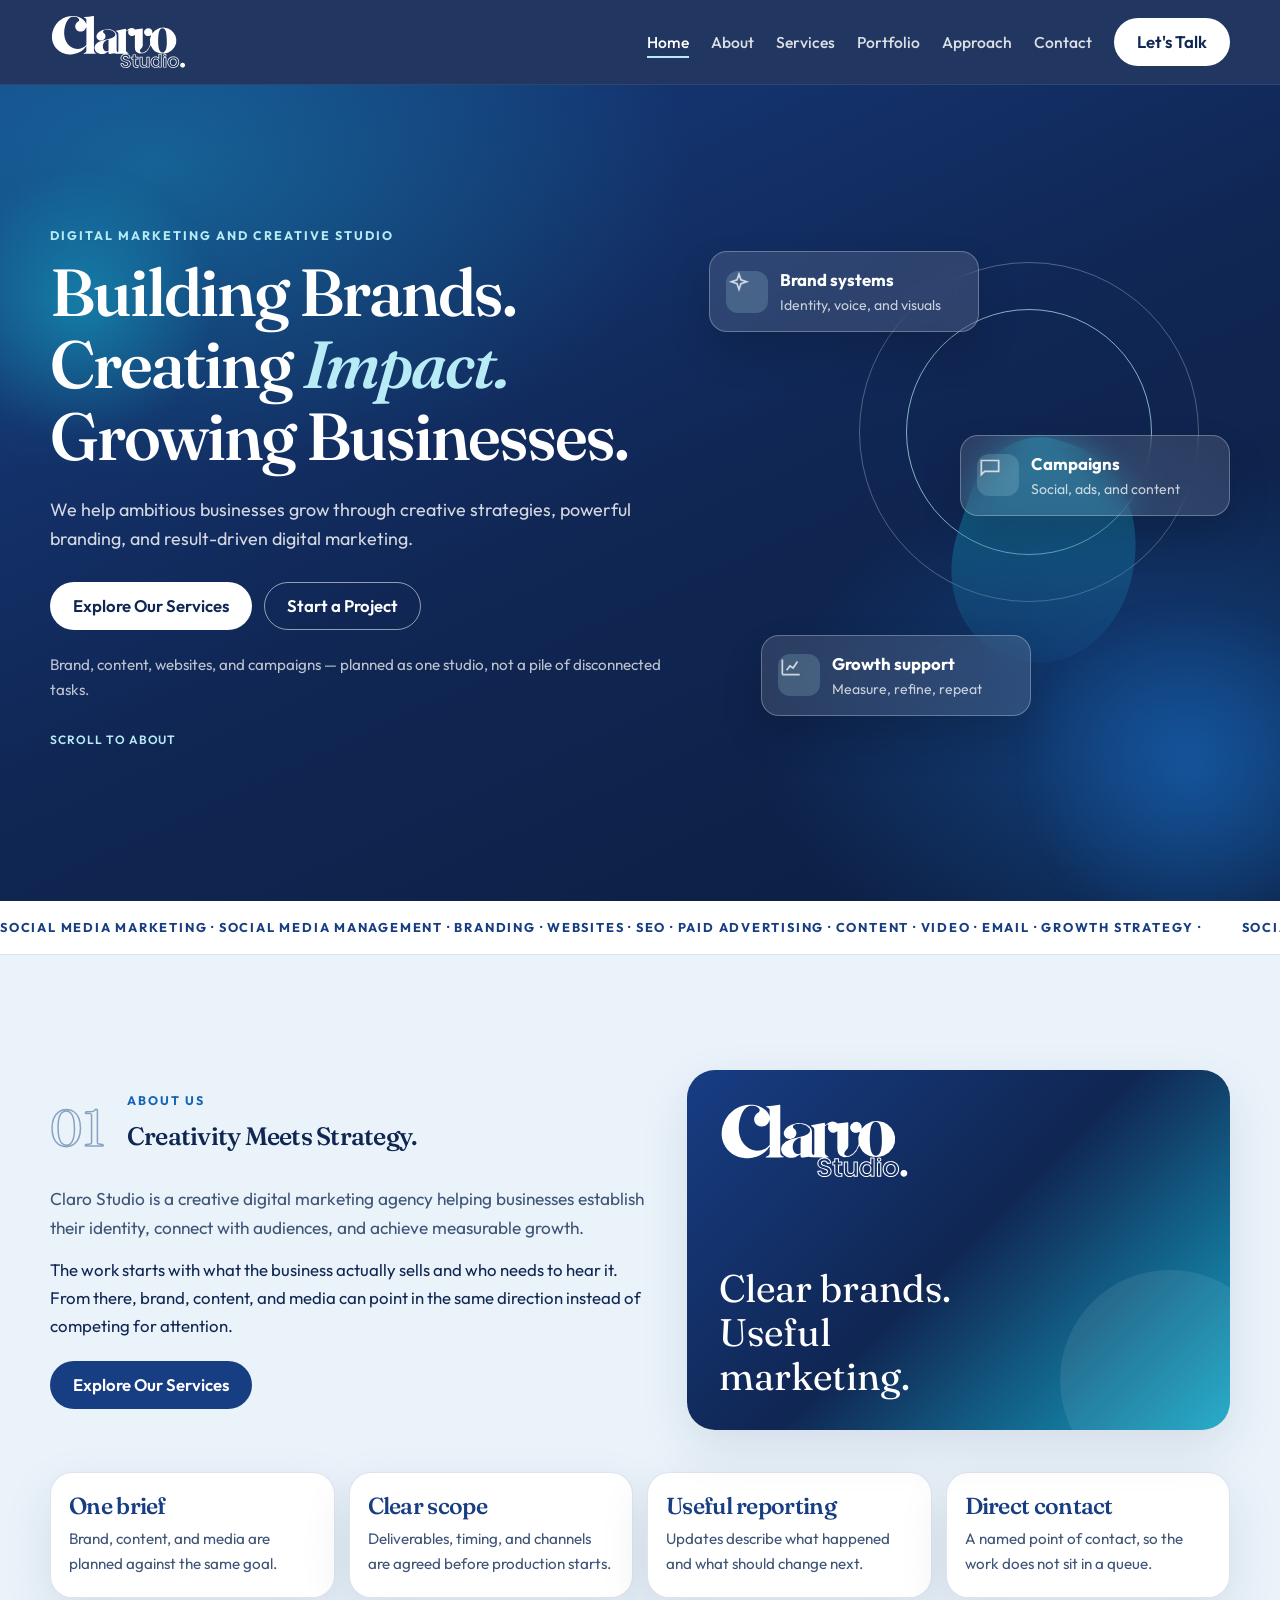
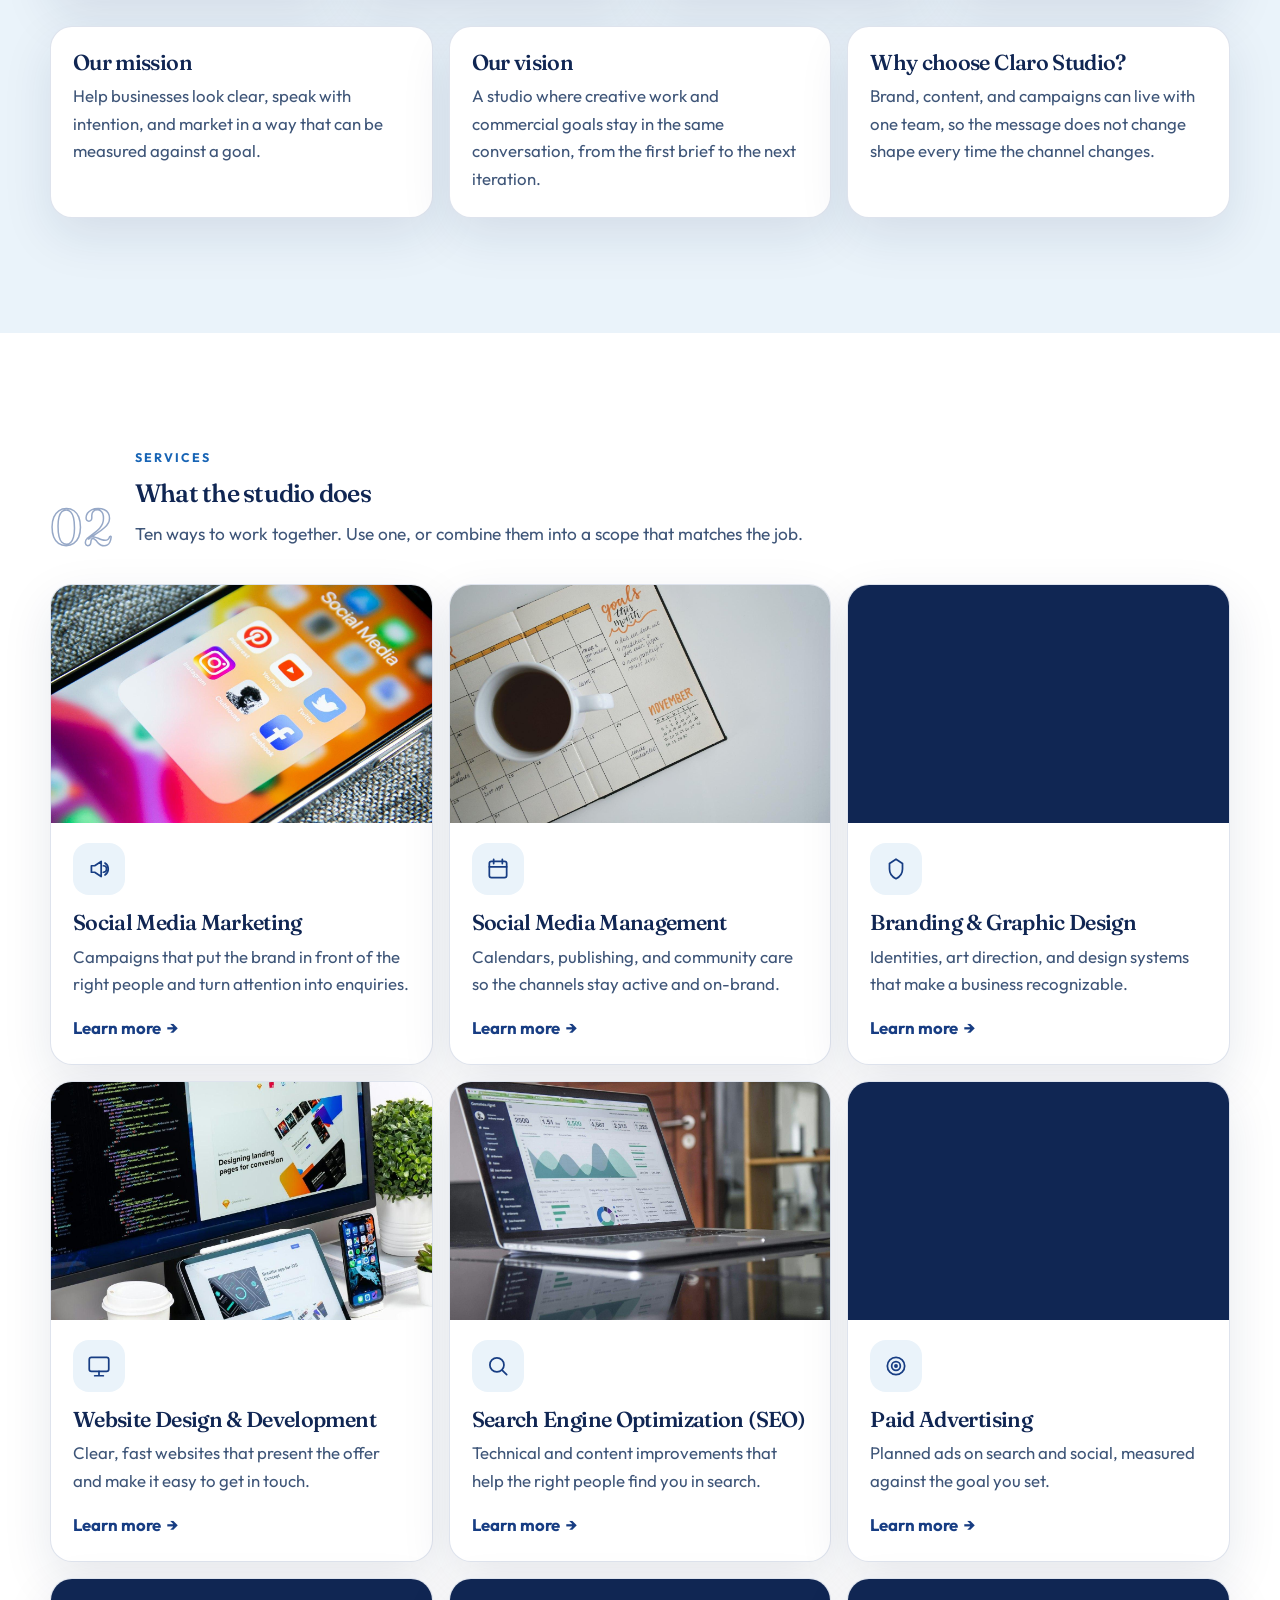
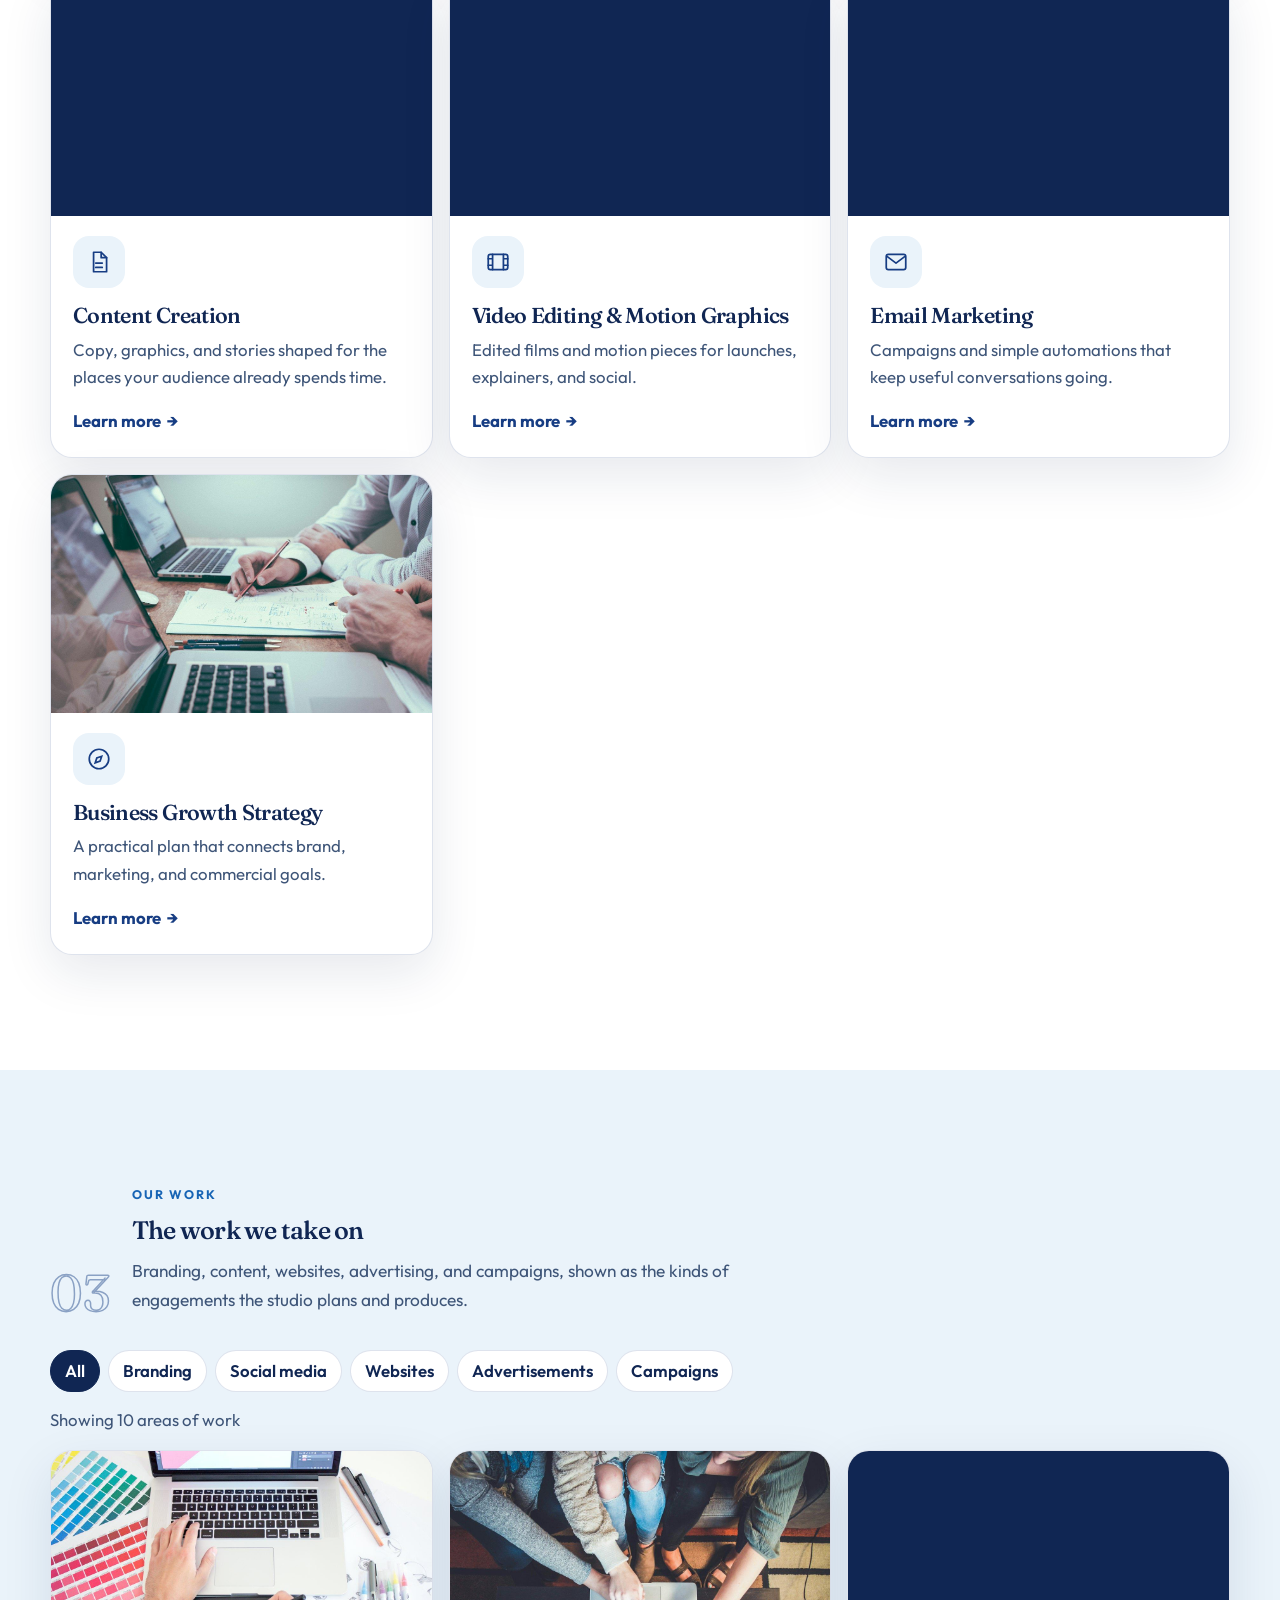
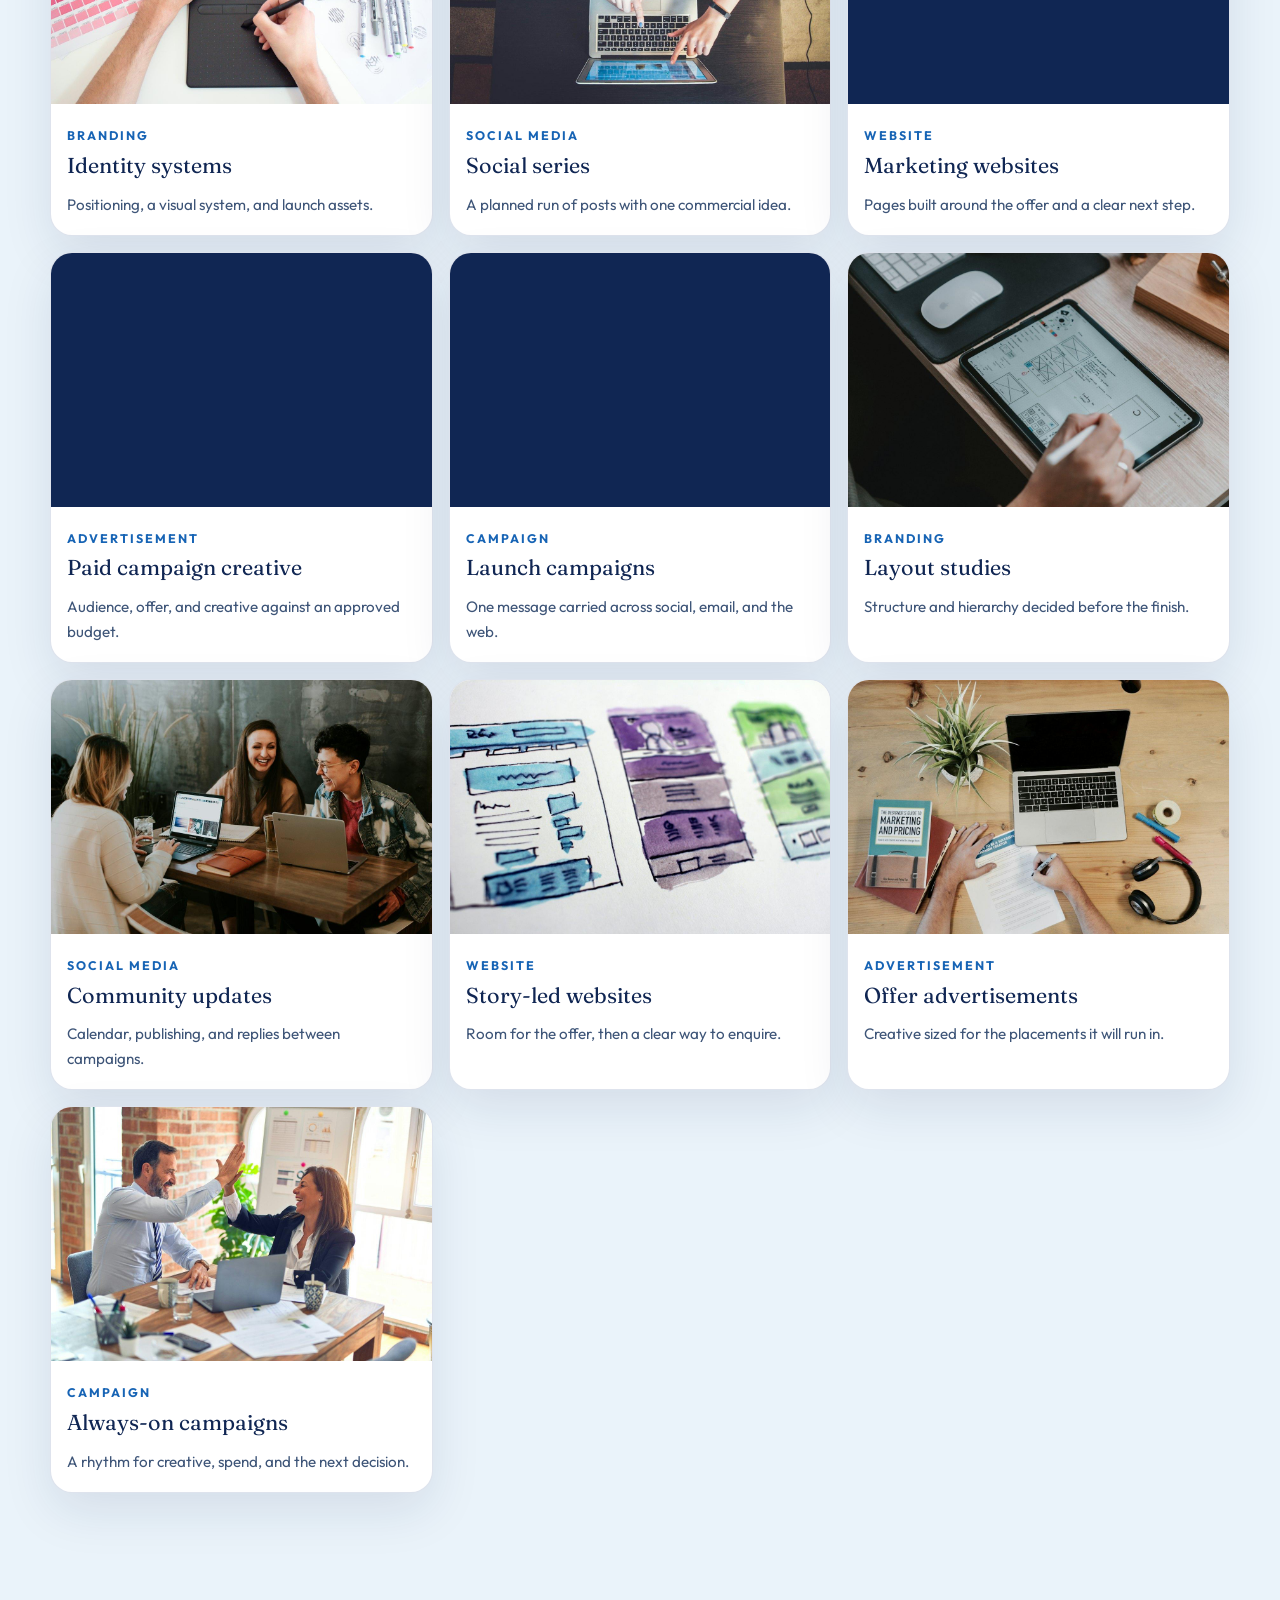
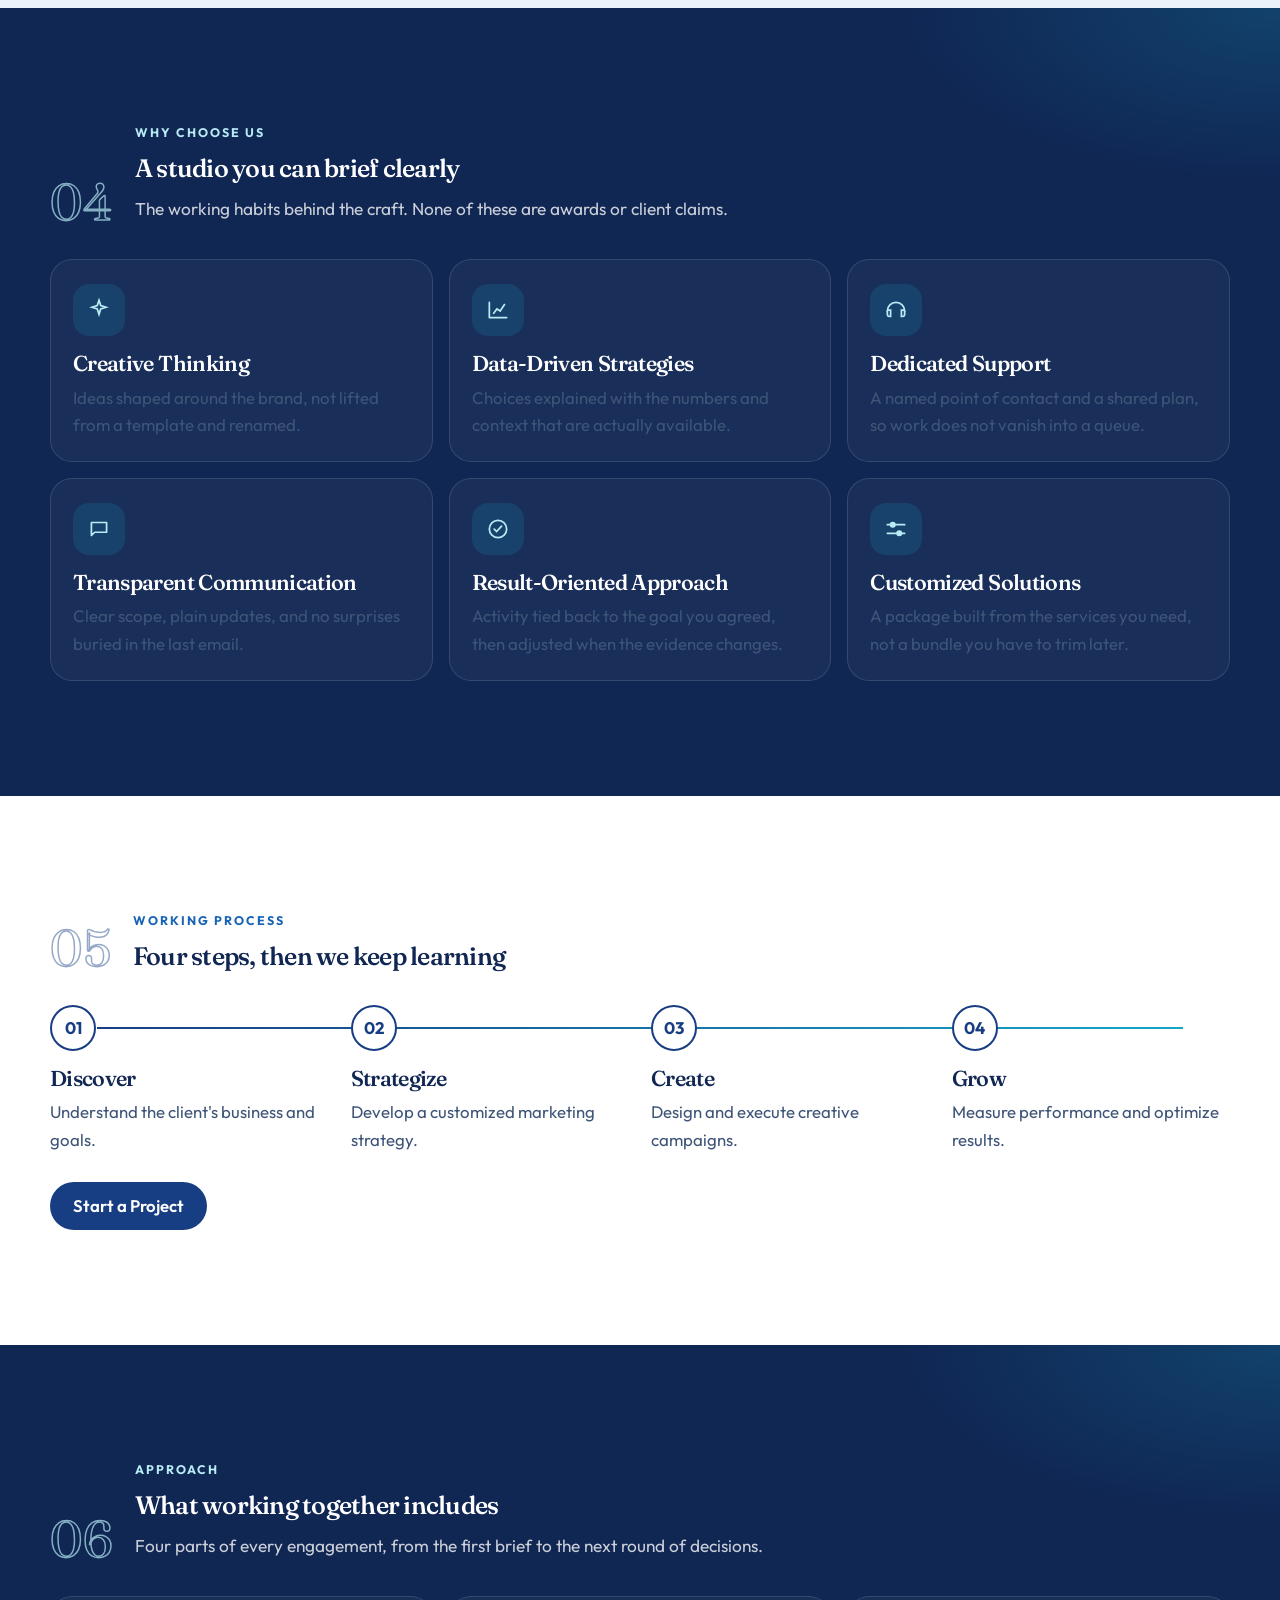
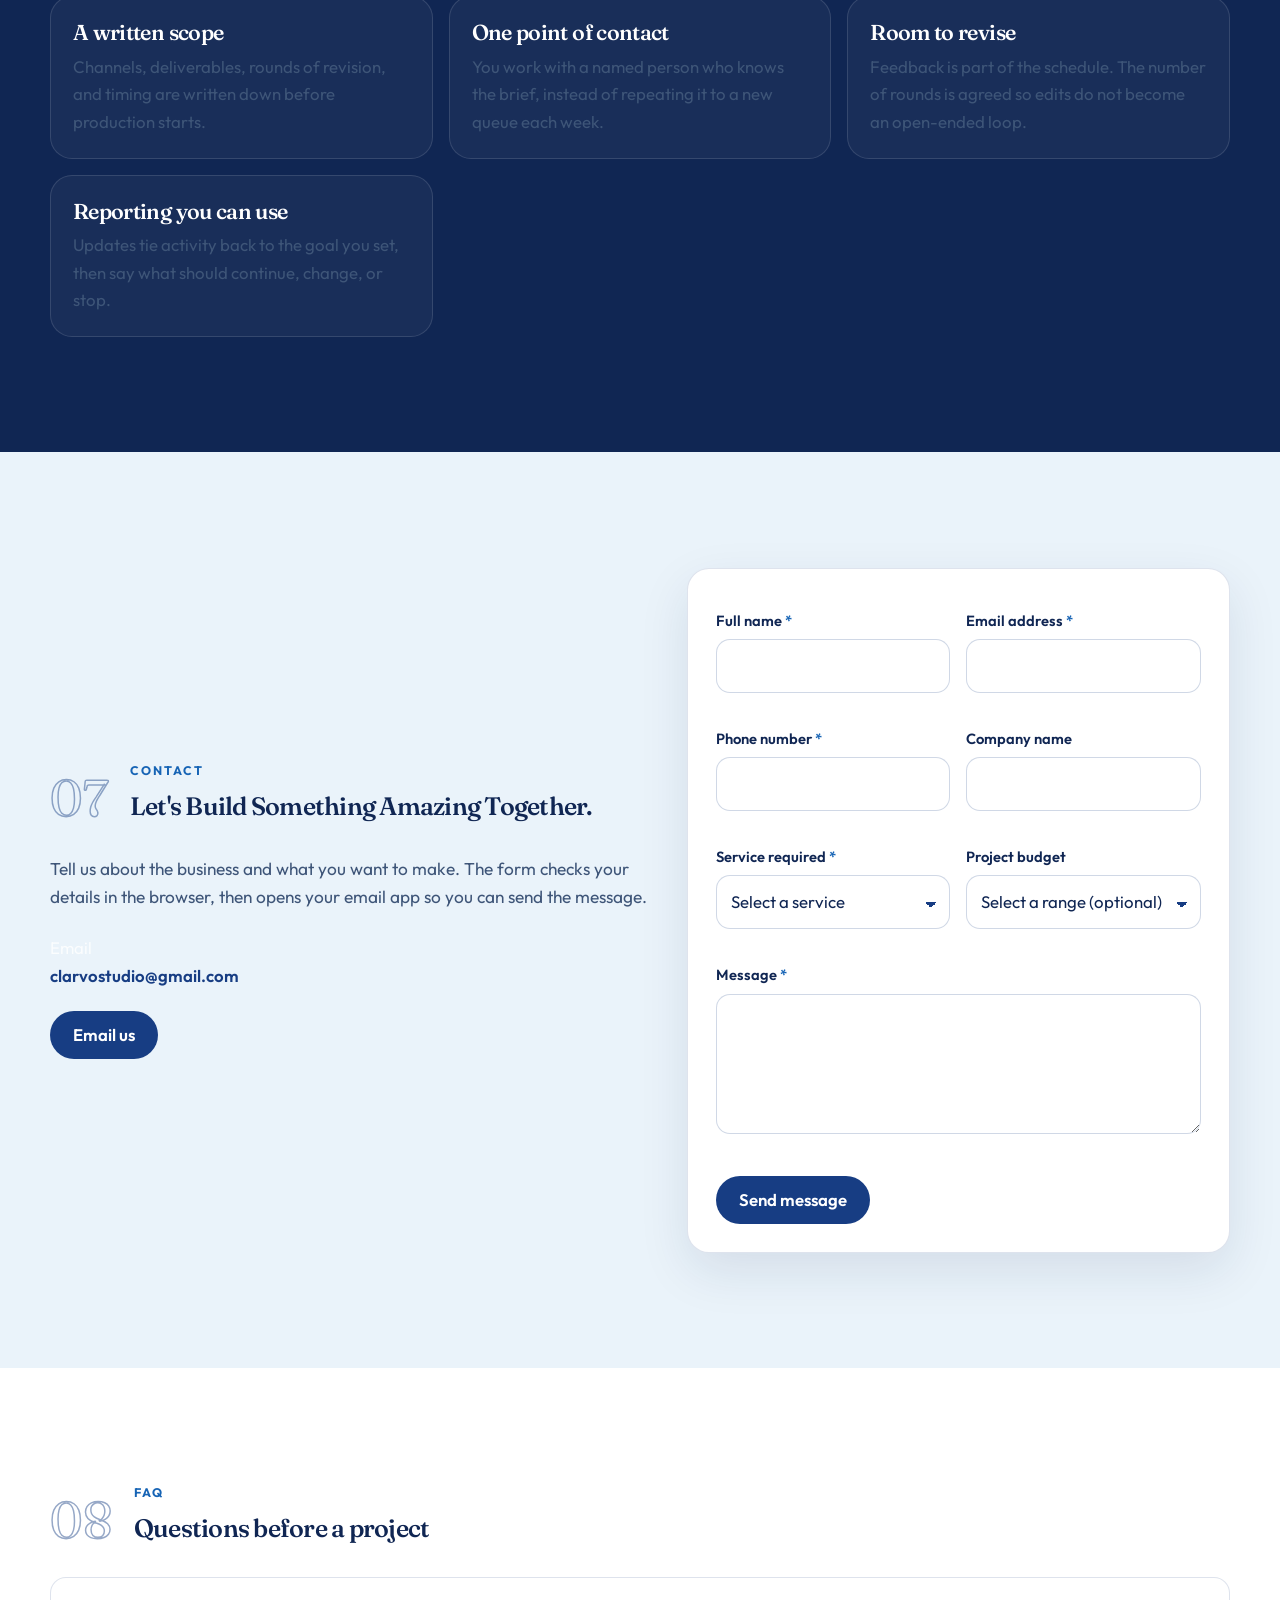
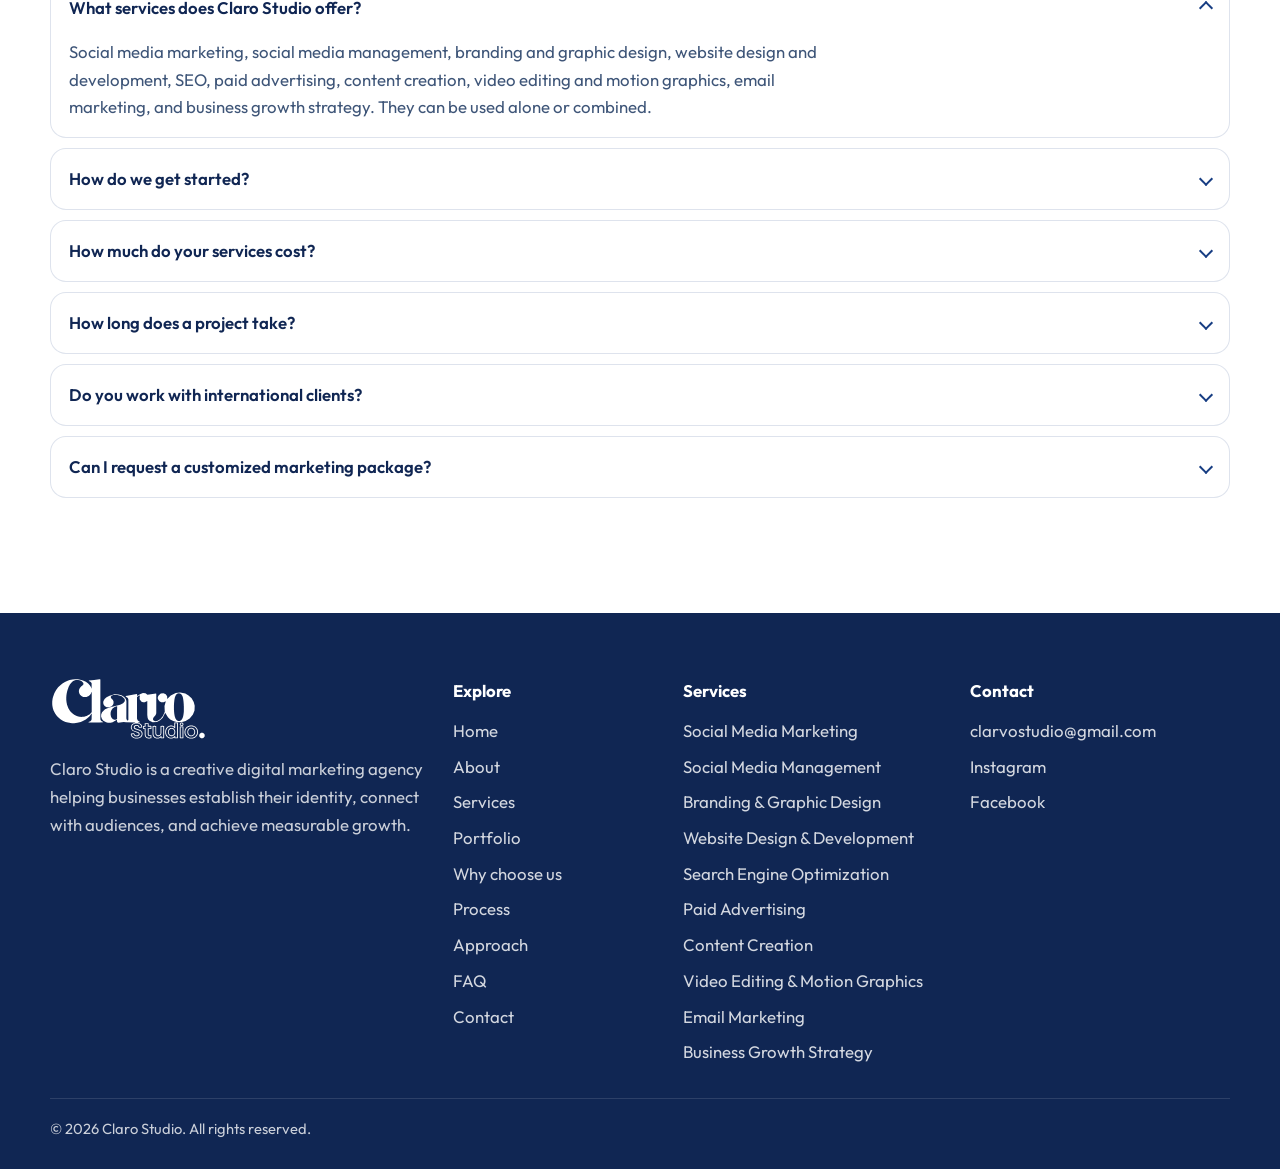
<file: Website/claro-studio/index.html>
<!DOCTYPE html>
<html lang="en">
<head>
  <meta charset="UTF-8">
  <meta name="viewport" content="width=device-width, initial-scale=1">
  <title>Claro Studio | Digital Marketing & Creative Agency</title>
  <meta name="description" content="Claro Studio helps ambitious businesses grow through creative strategy, branding, and result-driven digital marketing.">
  <meta name="theme-color" content="#102653">
  <meta property="og:title" content="Claro Studio | Digital Marketing & Creative Agency">
  <meta property="og:description" content="Creative strategy, branding, and digital marketing for ambitious businesses.">
  <meta property="og:type" content="website">
  <meta property="og:image" content="assets/logo.png">
  <meta name="twitter:card" content="summary">
  <link rel="icon" href="assets/favicon.png" type="image/png">
  <link rel="apple-touch-icon" href="assets/favicon.png">
  <link rel="preconnect" href="https://fonts.googleapis.com">
  <link rel="preconnect" href="https://fonts.gstatic.com" crossorigin>
  <link href="https://fonts.googleapis.com/css2?family=Fraunces:ital,opsz,wght@0,9..144,500..700;1,9..144,500..700&family=Outfit:wght@300;400;500;600;700&display=swap" rel="stylesheet">
  <link rel="stylesheet" href="css/style.css">
  <script>
    document.documentElement.classList.add("js");
    try {
      var motionPref = localStorage.getItem("claro-motion");
      if (motionPref === "reduce") document.documentElement.classList.add("motion-off");
      if (motionPref === "allow") document.documentElement.classList.add("motion-on");
    } catch (err) {}
  </script>
  <script type="application/ld+json">
  {
    "@context": "https://schema.org",
    "@type": "ProfessionalService",
    "name": "Claro Studio",
    "description": "A creative digital marketing agency helping businesses establish their identity, connect with audiences, and achieve measurable growth.",
    "knowsAbout": ["Social media marketing", "Branding", "Website design", "SEO", "Content creation", "Email marketing"]
  }
  </script>
</head>
<body>
  <a class="skip-link" href="#main">Skip to content</a>
  <noscript>
    <p class="noscript-note">JavaScript is off. You can still read every section, open each service page, and use the contact form, which opens your email app. Menus and filters are enhanced when JavaScript is available.</p>
  </noscript>

  <header class="header" id="header">
    <div class="container header-inner">
      <!-- Supplied white wordmark. Do not recolor or stretch. Vector used for sharpness; PNG copies are in assets. -->
      <a class="brand" href="#home">
        <img src="assets/logo.svg" alt="Claro Studio" width="1777" height="724">
      </a>
      <button class="nav-toggle" type="button" aria-expanded="false" aria-controls="site-nav" aria-label="Open menu">
        <span></span><span></span><span></span>
      </button>
      <nav class="site-nav" id="site-nav" aria-label="Primary">
        <ul class="nav-list">
          <li><a class="nav-link" href="#home">Home</a></li>
          <li><a class="nav-link" href="#about">About</a></li>
          <li><a class="nav-link" href="#services">Services</a></li>
          <li><a class="nav-link" href="#portfolio">Portfolio</a></li>
          <li><a class="nav-link" href="#approach">Approach</a></li>
          <li><a class="nav-link" href="#contact">Contact</a></li>
          <li><a class="btn btn-light" href="#contact">Let's Talk</a></li>
        </ul>
      </nav>
    </div>
  </header>

  <main id="main">
    <section class="hero" id="home" aria-labelledby="hero-title">
      <div class="glow glow-a" aria-hidden="true"></div>
      <div class="glow glow-b" aria-hidden="true"></div>
      <div class="container hero-grid">
        <div class="hero-copy">
          <p class="eyebrow">Digital marketing and creative studio</p>
          <h1 id="hero-title">
            <span class="line">Building Brands.</span>
            <span class="line">Creating <em>Impact.</em></span>
            <span class="line">Growing Businesses.</span>
          </h1>
          <p class="lede">We help ambitious businesses grow through creative strategies, powerful branding, and result-driven digital marketing.</p>
          <div class="hero-actions">
            <a class="btn btn-light" href="#services">Explore Our Services</a>
            <a class="btn btn-ghost" href="#contact">Start a Project</a>
          </div>
          <p class="hero-note">Brand, content, websites, and campaigns — planned as one studio, not a pile of disconnected tasks.</p>
          <a class="scroll-cue" href="#about">Scroll to about</a>
        </div>
        <div class="hero-stage" aria-hidden="true">
          <span class="ring"></span>
          <span class="blob"></span>
          <div class="float-card c1">
            <span class="glass-icon">
              <svg viewBox="0 0 24 24" fill="none" stroke="currentColor" stroke-width="1.6" aria-hidden="true"><path d="M12 3l1.8 5.2L19 10l-5.2 1.8L12 17l-1.8-5.2L5 10l5.2-1.8L12 3z"/></svg>
            </span>
            <p><strong>Brand systems</strong><span>Identity, voice, and visuals</span></p>
          </div>
          <div class="float-card c2">
            <span class="glass-icon">
              <svg viewBox="0 0 24 24" fill="none" stroke="currentColor" stroke-width="1.6" aria-hidden="true"><path d="M4 6h16v10H7l-3 3V6z"/></svg>
            </span>
            <p><strong>Campaigns</strong><span>Social, ads, and content</span></p>
          </div>
          <div class="float-card c3">
            <span class="glass-icon">
              <svg viewBox="0 0 24 24" fill="none" stroke="currentColor" stroke-width="1.6" aria-hidden="true"><path d="M4 19V5M4 19h16"/><path d="M8 15l3-4 3 2 4-6"/></svg>
            </span>
            <p><strong>Growth support</strong><span>Measure, refine, repeat</span></p>
          </div>
        </div>
      </div>
    </section>

    <div class="marquee" aria-hidden="true">
      <div class="marquee-track">
        <p>Social Media Marketing · Social Media Management · Branding · Websites · SEO · Paid Advertising · Content · Video · Email · Growth Strategy ·</p>
        <p>Social Media Marketing · Social Media Management · Branding · Websites · SEO · Paid Advertising · Content · Video · Email · Growth Strategy ·</p>
      </div>
    </div>

    <section class="section band-mist" id="about" aria-labelledby="about-title">
      <div class="container">
        <div class="about-grid">
          <div class="prose reveal">
            <div class="section-head">
              <p class="section-index">01</p>
              <div>
                <p class="eyebrow">About us</p>
                <h2 id="about-title">Creativity Meets Strategy.</h2>
              </div>
            </div>
            <p class="lede">Claro Studio is a creative digital marketing agency helping businesses establish their identity, connect with audiences, and achieve measurable growth.</p>
            <p>The work starts with what the business actually sells and who needs to hear it. From there, brand, content, and media can point in the same direction instead of competing for attention.</p>
            <p style="margin-top:22px"><a class="btn btn-primary" href="#services">Explore Our Services</a></p>
          </div>
          <div class="brand-panel reveal">
            <img src="assets/logo.svg" alt="" width="1777" height="724">
            <p>Clear brands. Useful marketing.</p>
          </div>
        </div>

        <div class="stats reveal" aria-label="How the studio works">
          <article class="stat">
            <h3>One brief</h3>
            <p class="stat-label">Brand, content, and media are planned against the same goal.</p>
          </article>
          <article class="stat">
            <h3>Clear scope</h3>
            <p class="stat-label">Deliverables, timing, and channels are agreed before production starts.</p>
          </article>
          <article class="stat">
            <h3>Useful reporting</h3>
            <p class="stat-label">Updates describe what happened and what should change next.</p>
          </article>
          <article class="stat">
            <h3>Direct contact</h3>
            <p class="stat-label">A named point of contact, so the work does not sit in a queue.</p>
          </article>
        </div>

        <div class="pillars">
          <article class="pillar reveal">
            <h3>Our mission</h3>
            <p>Help businesses look clear, speak with intention, and market in a way that can be measured against a goal.</p>
          </article>
          <article class="pillar reveal">
            <h3>Our vision</h3>
            <p>A studio where creative work and commercial goals stay in the same conversation, from the first brief to the next iteration.</p>
          </article>
          <article class="pillar reveal">
            <h3>Why choose Claro Studio?</h3>
            <p>Brand, content, and campaigns can live with one team, so the message does not change shape every time the channel changes.</p>
          </article>
        </div>
      </div>
    </section>

    <section class="section band-white" id="services" aria-labelledby="services-title">
      <div class="container">
        <div class="section-head reveal">
          <p class="section-index">02</p>
          <div>
            <p class="eyebrow">Services</p>
            <h2 id="services-title">What the studio does</h2>
            <p class="lede">Ten ways to work together. Use one, or combine them into a scope that matches the job.</p>
          </div>
        </div>
        <div class="service-grid">
          <article class="service-card reveal" id="service-social-marketing">
            <div class="service-media">
              <img src="assets/images/svc-social-marketing.jpg" alt="Marketer reviewing a social campaign on a phone" width="1400" height="875" loading="lazy" decoding="async">
            </div>
            <div class="service-body">
            <div class="icon-wrap" aria-hidden="true"><svg viewBox="0 0 24 24" fill="none" stroke="currentColor" stroke-width="1.6" stroke-linecap="round" stroke-linejoin="round"><path d="M5 9v6h3l6 4V5L8 9H5z"/><path d="M16 9a3 3 0 0 1 0 6"/><path d="M17.5 6.5a6.5 6.5 0 0 1 0 11"/></svg></div>
            <h3>Social Media Marketing</h3>
            <p>Campaigns that put the brand in front of the right people and turn attention into enquiries.</p>
            <a class="learn" href="service.html#social-marketing">Learn more <span aria-hidden="true">→</span></a>
            </div>
          </article>
          <article class="service-card reveal" id="service-social-management">
            <div class="service-media">
              <img src="assets/images/svc-social-management.jpg" alt="Open monthly planner used to schedule content" width="1400" height="875" loading="lazy" decoding="async">
            </div>
            <div class="service-body">
            <div class="icon-wrap" aria-hidden="true"><svg viewBox="0 0 24 24" fill="none" stroke="currentColor" stroke-width="1.6" stroke-linecap="round"><rect x="4" y="5" width="16" height="15" rx="2"/><path d="M4 10h16M8 3v4M16 3v4"/></svg></div>
            <h3>Social Media Management</h3>
            <p>Calendars, publishing, and community care so the channels stay active and on-brand.</p>
            <a class="learn" href="service.html#social-management">Learn more <span aria-hidden="true">→</span></a>
            </div>
          </article>
          <article class="service-card reveal" id="service-branding">
            <div class="service-media">
              <img src="assets/images/svc-branding.jpg" alt="Designer building a visual identity at a studio desk" width="1400" height="875" loading="lazy" decoding="async">
            </div>
            <div class="service-body">
            <div class="icon-wrap" aria-hidden="true"><svg viewBox="0 0 24 24" fill="none" stroke="currentColor" stroke-width="1.6" stroke-linecap="round" stroke-linejoin="round"><path d="M12 3l6 4v5c0 4.5-2.6 7.4-6 9-3.4-1.6-6-4.5-6-9V7l6-4z"/></svg></div>
            <h3>Branding &amp; Graphic Design</h3>
            <p>Identities, art direction, and design systems that make a business recognizable.</p>
            <a class="learn" href="service.html#branding">Learn more <span aria-hidden="true">→</span></a>
            </div>
          </article>
          <article class="service-card reveal" id="service-web">
            <div class="service-media">
              <img src="assets/images/svc-web.jpg" alt="Website layouts reviewed on a monitor, tablet, and phone" width="1400" height="875" loading="lazy" decoding="async">
            </div>
            <div class="service-body">
            <div class="icon-wrap" aria-hidden="true"><svg viewBox="0 0 24 24" fill="none" stroke="currentColor" stroke-width="1.6" stroke-linecap="round"><rect x="3" y="4" width="18" height="13" rx="2"/><path d="M8 21h8M12 17v4"/></svg></div>
            <h3>Website Design &amp; Development</h3>
            <p>Clear, fast websites that present the offer and make it easy to get in touch.</p>
            <a class="learn" href="service.html#web">Learn more <span aria-hidden="true">→</span></a>
            </div>
          </article>
          <article class="service-card reveal" id="service-seo">
            <div class="service-media">
              <img src="assets/images/svc-seo.jpg" alt="Analytics charts on a laptop used to review search performance" width="1400" height="875" loading="lazy" decoding="async">
            </div>
            <div class="service-body">
            <div class="icon-wrap" aria-hidden="true"><svg viewBox="0 0 24 24" fill="none" stroke="currentColor" stroke-width="1.6" stroke-linecap="round"><circle cx="11" cy="11" r="6.5"/><path d="M16 16l4 4"/></svg></div>
            <h3>Search Engine Optimization (SEO)</h3>
            <p>Technical and content improvements that help the right people find you in search.</p>
            <a class="learn" href="service.html#seo">Learn more <span aria-hidden="true">→</span></a>
            </div>
          </article>
          <article class="service-card reveal" id="service-ads">
            <div class="service-media">
              <img src="assets/images/svc-ads.jpg" alt="Campaign layouts being marked up beside a phone" width="1400" height="875" loading="lazy" decoding="async">
            </div>
            <div class="service-body">
            <div class="icon-wrap" aria-hidden="true"><svg viewBox="0 0 24 24" fill="none" stroke="currentColor" stroke-width="1.6"><circle cx="12" cy="12" r="8"/><circle cx="12" cy="12" r="4"/><circle cx="12" cy="12" r="1" fill="currentColor"/></svg></div>
            <h3>Paid Advertising</h3>
            <p>Planned ads on search and social, measured against the goal you set.</p>
            <a class="learn" href="service.html#ads">Learn more <span aria-hidden="true">→</span></a>
            </div>
          </article>
          <article class="service-card reveal" id="service-content">
            <div class="service-media">
              <img src="assets/images/svc-content.jpg" alt="Writer working on content at a laptop" width="1400" height="875" loading="lazy" decoding="async">
            </div>
            <div class="service-body">
            <div class="icon-wrap" aria-hidden="true"><svg viewBox="0 0 24 24" fill="none" stroke="currentColor" stroke-width="1.6" stroke-linecap="round" stroke-linejoin="round"><path d="M7 3h7l5 5v13H7z"/><path d="M14 3v5h5M9 13h6M9 17h6"/></svg></div>
            <h3>Content Creation</h3>
            <p>Copy, graphics, and stories shaped for the places your audience already spends time.</p>
            <a class="learn" href="service.html#content">Learn more <span aria-hidden="true">→</span></a>
            </div>
          </article>
          <article class="service-card reveal" id="service-video">
            <div class="service-media">
              <img src="assets/images/svc-video.jpg" alt="Video editing timeline on a studio monitor" width="1400" height="875" loading="lazy" decoding="async">
            </div>
            <div class="service-body">
            <div class="icon-wrap" aria-hidden="true"><svg viewBox="0 0 24 24" fill="none" stroke="currentColor" stroke-width="1.6" stroke-linecap="round"><rect x="3" y="5" width="18" height="14" rx="2"/><path d="M7 5v14M17 5v14M3 9h4M3 15h4M17 9h4M17 15h4"/></svg></div>
            <h3>Video Editing &amp; Motion Graphics</h3>
            <p>Edited films and motion pieces for launches, explainers, and social.</p>
            <a class="learn" href="service.html#video">Learn more <span aria-hidden="true">→</span></a>
            </div>
          </article>
          <article class="service-card reveal" id="service-email">
            <div class="service-media">
              <img src="assets/images/svc-email-2.jpg" alt="Person writing an email at a laptop" width="1200" height="900" loading="lazy" decoding="async">
            </div>
            <div class="service-body">
            <div class="icon-wrap" aria-hidden="true"><svg viewBox="0 0 24 24" fill="none" stroke="currentColor" stroke-width="1.6" stroke-linecap="round" stroke-linejoin="round"><rect x="3" y="5" width="18" height="14" rx="2"/><path d="M4 7l8 6 8-6"/></svg></div>
            <h3>Email Marketing</h3>
            <p>Campaigns and simple automations that keep useful conversations going.</p>
            <a class="learn" href="service.html#email">Learn more <span aria-hidden="true">→</span></a>
            </div>
          </article>
          <article class="service-card reveal" id="service-strategy">
            <div class="service-media">
              <img src="assets/images/svc-strategy.jpg" alt="Planning notes and a laptop during a strategy session" width="1400" height="875" loading="lazy" decoding="async">
            </div>
            <div class="service-body">
            <div class="icon-wrap" aria-hidden="true"><svg viewBox="0 0 24 24" fill="none" stroke="currentColor" stroke-width="1.6" stroke-linecap="round"><circle cx="12" cy="12" r="9"/><path d="M14.5 9.5L13 14l-4.5 1.5L10 11l4.5-1.5z"/></svg></div>
            <h3>Business Growth Strategy</h3>
            <p>A practical plan that connects brand, marketing, and commercial goals.</p>
            <a class="learn" href="service.html#strategy">Learn more <span aria-hidden="true">→</span></a>
            </div>
          </article>
        </div>
      </div>
    </section>

    <section class="section band-mist" id="portfolio" aria-labelledby="portfolio-title">
      <div class="container">
        <div class="section-head reveal">
          <p class="section-index">03</p>
          <div>
            <p class="eyebrow">Our work</p>
            <h2 id="portfolio-title">The work we take on</h2>
            <p class="lede">Branding, content, websites, advertising, and campaigns, shown as the kinds of engagements the studio plans and produces.</p>
          </div>
        </div>
        <div class="filters" role="toolbar" aria-label="Filter work by type">
          <button class="filter is-active" type="button" data-filter="all" aria-pressed="true">All</button>
          <button class="filter" type="button" data-filter="branding" aria-pressed="false">Branding</button>
          <button class="filter" type="button" data-filter="social" aria-pressed="false">Social media</button>
          <button class="filter" type="button" data-filter="websites" aria-pressed="false">Websites</button>
          <button class="filter" type="button" data-filter="ads" aria-pressed="false">Advertisements</button>
          <button class="filter" type="button" data-filter="campaigns" aria-pressed="false">Campaigns</button>
        </div>
        <p id="work-count" aria-live="polite">Showing 10 areas of work</p>
        <div class="work-grid">
          <article class="work-card reveal" data-category="branding">
            <button class="work-open" type="button" data-title="Identity systems" data-category-label="Branding" data-detail="Identity work covers positioning, a visual system, and the files a business needs to look consistent on social, web, print, and presentations.">
              <span class="work-media"><img src="assets/images/work-identity.jpg" alt="Designer creating a visual identity with color studies and sketches" width="1200" height="800" loading="lazy" decoding="async"></span>
              <span class="work-meta"><span class="eyebrow">Branding</span><span class="work-title">Identity systems</span><span class="work-summary">Positioning, a visual system, and launch assets.</span></span>
            </button>
          </article>
          <article class="work-card reveal" data-category="social">
            <button class="work-open" type="button" data-title="Social series" data-category-label="Social media" data-detail="A social series is a planned run of posts with one idea, a weekly rhythm, and creative made for the channels the audience already uses.">
              <span class="work-media"><img src="assets/images/work-social.jpg" alt="Team reviewing social content on laptops" width="1200" height="800" loading="lazy" decoding="async"></span>
              <span class="work-meta"><span class="eyebrow">Social media</span><span class="work-title">Social series</span><span class="work-summary">A planned run of posts with one commercial idea.</span></span>
            </button>
          </article>
          <article class="work-card reveal" data-category="websites">
            <button class="work-open" type="button" data-title="Marketing websites" data-category-label="Website" data-detail="Marketing websites are structured around the offer, the proof a visitor needs, and a direct way to get in touch. Design and front-end stay in one conversation.">
              <span class="work-media"><img src="assets/images/work-website.jpg" alt="Website code and layout on a developer screen" width="1200" height="800" loading="lazy" decoding="async"></span>
              <span class="work-meta"><span class="eyebrow">Website</span><span class="work-title">Marketing websites</span><span class="work-summary">Pages built around the offer and a clear next step.</span></span>
            </button>
          </article>
          <article class="work-card reveal" data-category="ads">
            <button class="work-open" type="button" data-title="Paid campaign creative" data-category-label="Advertisement" data-detail="Paid creative is planned with the audience, the offer, and a budget you approve. Reporting stays in plain language. Results are not promised in advance.">
              <span class="work-media"><img src="assets/images/work-ads.jpg" alt="Colleagues discussing an advertising campaign" width="1200" height="800" loading="lazy" decoding="async"></span>
              <span class="work-meta"><span class="eyebrow">Advertisement</span><span class="work-title">Paid campaign creative</span><span class="work-summary">Audience, offer, and creative against an approved budget.</span></span>
            </button>
          </article>
          <article class="work-card reveal" data-category="campaigns">
            <button class="work-open" type="button" data-title="Launch campaigns" data-category-label="Campaign" data-detail="A launch campaign ties the key message to social, email, and a page, so the story does not change every time the channel changes.">
              <span class="work-media"><img src="assets/images/work-launch.jpg" alt="Team in a workshop planning a launch campaign" width="1200" height="800" loading="lazy" decoding="async"></span>
              <span class="work-meta"><span class="eyebrow">Campaign</span><span class="work-title">Launch campaigns</span><span class="work-summary">One message carried across social, email, and the web.</span></span>
            </button>
          </article>
          <article class="work-card reveal" data-category="branding">
            <button class="work-open" type="button" data-title="Layout studies" data-category-label="Branding" data-detail="Layout studies set the structure of a page or a piece before the visual system is applied, so hierarchy and the next step are decided early.">
              <span class="work-media"><img src="assets/images/work-print.jpg" alt="Designer sketching page layouts on a tablet" width="1200" height="800" loading="lazy" decoding="async"></span>
              <span class="work-meta"><span class="eyebrow">Branding</span><span class="work-title">Layout studies</span><span class="work-summary">Structure and hierarchy decided before the finish.</span></span>
            </button>
          </article>
          <article class="work-card reveal" data-category="social">
            <button class="work-open" type="button" data-title="Community updates" data-category-label="Social media" data-detail="Community updates keep a channel active between campaigns: a calendar, publishing, and replies inside an agreed window.">
              <span class="work-media"><img src="assets/images/work-community.jpg" alt="Collaborators planning ongoing community content" width="1200" height="800" loading="lazy" decoding="async"></span>
              <span class="work-meta"><span class="eyebrow">Social media</span><span class="work-title">Community updates</span><span class="work-summary">Calendar, publishing, and replies between campaigns.</span></span>
            </button>
          </article>
          <article class="work-card reveal" data-category="websites">
            <button class="work-open" type="button" data-title="Story-led websites" data-category-label="Website" data-detail="Story-led websites give the offer room to be understood, then make the next step obvious. They are designed for phones as carefully as for desktop.">
              <span class="work-media"><img src="assets/images/work-storysite.jpg" alt="Designer reviewing a website across a desktop screen" width="1200" height="800" loading="lazy" decoding="async"></span>
              <span class="work-meta"><span class="eyebrow">Website</span><span class="work-title">Story-led websites</span><span class="work-summary">Room for the offer, then a clear way to enquire.</span></span>
            </button>
          </article>
          <article class="work-card reveal" data-category="ads">
            <button class="work-open" type="button" data-title="Offer advertisements" data-category-label="Advertisement" data-detail="Offer advertisements are sized for the placements they will actually run in, with copy and art directed at one action.">
              <span class="work-media"><img src="assets/images/work-offer.jpg" alt="Notes and a laptop while an offer is written" width="1200" height="800" loading="lazy" decoding="async"></span>
              <span class="work-meta"><span class="eyebrow">Advertisement</span><span class="work-title">Offer advertisements</span><span class="work-summary">Creative sized for the placements it will run in.</span></span>
            </button>
          </article>
          <article class="work-card reveal" data-category="campaigns">
            <button class="work-open" type="button" data-title="Always-on campaigns" data-category-label="Campaign" data-detail="Always-on campaigns keep a message in market after a launch, with a rhythm for creative, spend, and the decision to continue or change course.">
              <span class="work-media"><img src="assets/images/work-always.jpg" alt="Colleagues meeting to review an ongoing campaign" width="1200" height="800" loading="lazy" decoding="async"></span>
              <span class="work-meta"><span class="eyebrow">Campaign</span><span class="work-title">Always-on campaigns</span><span class="work-summary">A rhythm for creative, spend, and the next decision.</span></span>
            </button>
          </article>
        </div>
      </div>
    </section>

    <section class="section band-dark" id="why" aria-labelledby="why-title">
      <div class="container">
        <div class="section-head reveal">
          <p class="section-index">04</p>
          <div>
            <p class="eyebrow">Why choose us</p>
            <h2 id="why-title">A studio you can brief clearly</h2>
            <p class="lede">The working habits behind the craft. None of these are awards or client claims.</p>
          </div>
        </div>
        <div class="why-grid">
          <article class="why-card reveal">
            <div class="icon-wrap" aria-hidden="true"><svg viewBox="0 0 24 24" fill="none" stroke="currentColor" stroke-width="1.6" stroke-linecap="round"><path d="M12 3l1.6 4.8L18.5 9.5 13.6 11 12 16l-1.6-5L5.5 9.5 10.4 7.8 12 3z"/></svg></div>
            <h3>Creative Thinking</h3>
            <p>Ideas shaped around the brand, not lifted from a template and renamed.</p>
          </article>
          <article class="why-card reveal">
            <div class="icon-wrap" aria-hidden="true"><svg viewBox="0 0 24 24" fill="none" stroke="currentColor" stroke-width="1.6" stroke-linecap="round"><path d="M4 19V5M4 19h16"/><path d="M8 15l3-4 3 2 4-6"/></svg></div>
            <h3>Data-Driven Strategies</h3>
            <p>Choices explained with the numbers and context that are actually available.</p>
          </article>
          <article class="why-card reveal">
            <div class="icon-wrap" aria-hidden="true"><svg viewBox="0 0 24 24" fill="none" stroke="currentColor" stroke-width="1.6" stroke-linecap="round"><path d="M4 13a8 8 0 0 1 16 0"/><path d="M4 13v3a2 2 0 0 0 2 2h1v-6H6a2 2 0 0 0-2 1zM20 13v3a2 2 0 0 1-2 2h-1v-6h1a2 2 0 0 1 2 1z"/></svg></div>
            <h3>Dedicated Support</h3>
            <p>A named point of contact and a shared plan, so work does not vanish into a queue.</p>
          </article>
          <article class="why-card reveal">
            <div class="icon-wrap" aria-hidden="true"><svg viewBox="0 0 24 24" fill="none" stroke="currentColor" stroke-width="1.6" stroke-linecap="round" stroke-linejoin="round"><path d="M5 6h14v9H8l-3 3V6z"/></svg></div>
            <h3>Transparent Communication</h3>
            <p>Clear scope, plain updates, and no surprises buried in the last email.</p>
          </article>
          <article class="why-card reveal">
            <div class="icon-wrap" aria-hidden="true"><svg viewBox="0 0 24 24" fill="none" stroke="currentColor" stroke-width="1.6" stroke-linecap="round"><circle cx="12" cy="12" r="8"/><path d="M8.5 12.2l2.2 2.2 4.6-5"/></svg></div>
            <h3>Result-Oriented Approach</h3>
            <p>Activity tied back to the goal you agreed, then adjusted when the evidence changes.</p>
          </article>
          <article class="why-card reveal">
            <div class="icon-wrap" aria-hidden="true"><svg viewBox="0 0 24 24" fill="none" stroke="currentColor" stroke-width="1.6" stroke-linecap="round"><path d="M4 8h16M4 16h16"/><circle cx="9" cy="8" r="2" fill="currentColor"/><circle cx="15" cy="16" r="2" fill="currentColor"/></svg></div>
            <h3>Customized Solutions</h3>
            <p>A package built from the services you need, not a bundle you have to trim later.</p>
          </article>
        </div>
      </div>
    </section>

    <section class="section band-white" id="process" aria-labelledby="process-title">
      <div class="container">
        <div class="section-head reveal">
          <p class="section-index">05</p>
          <div>
            <p class="eyebrow">Working process</p>
            <h2 id="process-title">Four steps, then we keep learning</h2>
          </div>
        </div>
        <ol class="process">
          <li class="reveal">
            <span class="step-num">01</span>
            <h3>Discover</h3>
            <p>Understand the client's business and goals.</p>
          </li>
          <li class="reveal">
            <span class="step-num">02</span>
            <h3>Strategize</h3>
            <p>Develop a customized marketing strategy.</p>
          </li>
          <li class="reveal">
            <span class="step-num">03</span>
            <h3>Create</h3>
            <p>Design and execute creative campaigns.</p>
          </li>
          <li class="reveal">
            <span class="step-num">04</span>
            <h3>Grow</h3>
            <p>Measure performance and optimize results.</p>
          </li>
        </ol>
        <p style="margin-top:28px"><a class="btn btn-primary" href="#contact">Start a Project</a></p>
      </div>
    </section>

    <section class="section band-dark" id="approach" aria-labelledby="approach-title">
      <div class="container">
        <div class="section-head reveal">
          <p class="section-index">06</p>
          <div>
            <p class="eyebrow">Approach</p>
            <h2 id="approach-title">What working together includes</h2>
            <p class="lede">Four parts of every engagement, from the first brief to the next round of decisions.</p>
          </div>
        </div>
        <div class="why-grid">
          <article class="why-card reveal">
            <h3>A written scope</h3>
            <p>Channels, deliverables, rounds of revision, and timing are written down before production starts.</p>
          </article>
          <article class="why-card reveal">
            <h3>One point of contact</h3>
            <p>You work with a named person who knows the brief, instead of repeating it to a new queue each week.</p>
          </article>
          <article class="why-card reveal">
            <h3>Room to revise</h3>
            <p>Feedback is part of the schedule. The number of rounds is agreed so edits do not become an open-ended loop.</p>
          </article>
          <article class="why-card reveal">
            <h3>Reporting you can use</h3>
            <p>Updates tie activity back to the goal you set, then say what should continue, change, or stop.</p>
          </article>
        </div>
      </div>
    </section>

    <section class="section band-mist" id="contact" aria-labelledby="contact-title">
      <div class="container contact-grid">
        <div class="reveal">
          <div class="section-head">
            <p class="section-index">07</p>
            <div>
              <p class="eyebrow">Contact</p>
              <h2 id="contact-title">Let's Build Something Amazing Together.</h2>
            </div>
          </div>
          <p class="lede">Tell us about the business and what you want to make. The form checks your details in the browser, then opens your email app so you can send the message.</p>
          <ul class="contact-points">
            <li>
              <span>Email</span><br>
              <a href="mailto:clarvostudio@gmail.com?subject=Project%20enquiry">clarvostudio@gmail.com</a>
            </li>
          </ul>
          <div class="contact-actions">
            <a class="btn btn-primary" href="mailto:clarvostudio@gmail.com?subject=Project%20enquiry">Email us</a>
          </div>
        </div>

        <!--
          Delivery: leave data-endpoint empty to use mailto.
          Set data-endpoint to a form endpoint that accepts FormData (for example Formspree)
          when you want the browser to submit the message and confirm delivery.
        -->
        <form class="form-card reveal" id="contact-form" action="mailto:clarvostudio@gmail.com" method="post" enctype="text/plain" data-endpoint="" novalidate>
          <p id="form-status" class="form-status" role="status" aria-live="polite"></p>
          <p id="draft-note" class="draft-note" hidden>A draft from this browser was restored. It stays on this device only.</p>
          <div class="form-grid">
            <div class="form-field">
              <label for="full-name">Full name <abbr class="req" title="required">*</abbr></label>
              <input class="field" id="full-name" name="name" type="text" autocomplete="name" required maxlength="80">
              <p class="field-error" id="err-full-name"></p>
            </div>
            <div class="form-field">
              <label for="email">Email address <abbr class="req" title="required">*</abbr></label>
              <input class="field" id="email" name="email" type="email" autocomplete="email" required maxlength="120">
              <p class="field-error" id="err-email"></p>
            </div>
            <div class="form-field">
              <label for="phone">Phone number <abbr class="req" title="required">*</abbr></label>
              <input class="field" id="phone" name="phone" type="tel" autocomplete="tel" required maxlength="24" inputmode="tel">
              <p class="field-error" id="err-phone"></p>
            </div>
            <div class="form-field">
              <label for="company">Company name</label>
              <input class="field" id="company" name="company" type="text" autocomplete="organization" maxlength="80">
              <p class="field-error" id="err-company"></p>
            </div>
            <div class="form-field">
              <label for="service">Service required <abbr class="req" title="required">*</abbr></label>
              <select class="field" id="service" name="service" required>
                <option value="">Select a service</option>
                <option value="social-marketing">Social Media Marketing</option>
                <option value="social-management">Social Media Management</option>
                <option value="branding">Branding &amp; Graphic Design</option>
                <option value="web">Website Design &amp; Development</option>
                <option value="seo">Search Engine Optimization (SEO)</option>
                <option value="ads">Paid Advertising</option>
                <option value="content">Content Creation</option>
                <option value="video">Video Editing &amp; Motion Graphics</option>
                <option value="email">Email Marketing</option>
                <option value="strategy">Business Growth Strategy</option>
                <option value="unsure">Not sure yet</option>
              </select>
              <p class="field-error" id="err-service"></p>
            </div>
            <div class="form-field">
              <label for="budget">Project budget</label>
              <select class="field" id="budget" name="budget">
                <option value="">Select a range (optional)</option>
                <option value="Under $2,000">Under $2,000</option>
                <option value="$2,000–$5,000">$2,000–$5,000</option>
                <option value="$5,000–$10,000">$5,000–$10,000</option>
                <option value="$10,000–$25,000">$10,000–$25,000</option>
                <option value="$25,000+">$25,000+</option>
              </select>
              <p class="field-error" id="err-budget"></p>
            </div>
            <div class="form-field span-2">
              <label for="message">Message <abbr class="req" title="required">*</abbr></label>
              <textarea class="field" id="message" name="message" required maxlength="1500"></textarea>
              <p class="field-error" id="err-message"></p>
            </div>
            <div class="span-2">
              <button class="btn btn-primary" type="submit">Send message</button>
            </div>
          </div>
        </form>
      </div>
    </section>

    <section class="section band-white" id="faq" aria-labelledby="faq-title">
      <div class="container">
        <div class="section-head reveal">
          <p class="section-index">08</p>
          <div>
            <p class="eyebrow">FAQ</p>
            <h2 id="faq-title">Questions before a project</h2>
          </div>
        </div>
        <div class="faq-list">
          <details class="faq-item" open>
            <summary>What services does Claro Studio offer?</summary>
            <div class="faq-body"><p>Social media marketing, social media management, branding and graphic design, website design and development, SEO, paid advertising, content creation, video editing and motion graphics, email marketing, and business growth strategy. They can be used alone or combined.</p></div>
          </details>
          <details class="faq-item">
            <summary>How do we get started?</summary>
            <div class="faq-body"><p>Send a note through the contact form or email. Share the goal, the timing, and the service you have in mind. The useful next step is a short discovery conversation. The form opens your email app so you can deliver the message.</p></div>
          </details>
          <details class="faq-item">
            <summary>How much do your services cost?</summary>
            <div class="faq-body"><p>Cost depends on scope, channels, and how long the work runs. This page has no public rate card. Share a budget range in the form so a proposal can be shaped around it.</p></div>
          </details>
          <details class="faq-item">
            <summary>How long does a project take?</summary>
            <div class="faq-body"><p>A focused brand or campaign often takes a few weeks. A website or an always-on retainer takes longer. Timing is confirmed after discovery, when the scope is clear.</p></div>
          </details>
          <details class="faq-item">
            <summary>Do you work with international clients?</summary>
            <div class="faq-body"><p>Yes. Meetings can happen remotely, and time zones are agreed at the start.</p></div>
          </details>
          <details class="faq-item">
            <summary>Can I request a customized marketing package?</summary>
            <div class="faq-body"><p>Yes. Say which services you need and what you want them to do. The package should follow the work.</p></div>
          </details>
        </div>
      </div>
    </section>
  </main>

  <footer class="footer" id="footer">
    <div class="container">
      <div class="footer-grid">
        <div>
          <img class="footer-logo" src="assets/logo.svg" alt="Claro Studio" width="1777" height="724">
          <p>Claro Studio is a creative digital marketing agency helping businesses establish their identity, connect with audiences, and achieve measurable growth.</p>
        </div>
        <div>
          <p class="footer-heading">Explore</p>
          <ul>
            <li><a href="#home">Home</a></li>
            <li><a href="#about">About</a></li>
            <li><a href="#services">Services</a></li>
            <li><a href="#portfolio">Portfolio</a></li>
            <li><a href="#why">Why choose us</a></li>
            <li><a href="#process">Process</a></li>
            <li><a href="#approach">Approach</a></li>
            <li><a href="#faq">FAQ</a></li>
            <li><a href="#contact">Contact</a></li>
          </ul>
        </div>
        <div>
          <p class="footer-heading">Services</p>
          <ul>
            <li><a href="service.html#social-marketing">Social Media Marketing</a></li>
            <li><a href="service.html#social-management">Social Media Management</a></li>
            <li><a href="service.html#branding">Branding &amp; Graphic Design</a></li>
            <li><a href="service.html#web">Website Design &amp; Development</a></li>
            <li><a href="service.html#seo">Search Engine Optimization</a></li>
            <li><a href="service.html#ads">Paid Advertising</a></li>
            <li><a href="service.html#content">Content Creation</a></li>
            <li><a href="service.html#video">Video Editing &amp; Motion Graphics</a></li>
            <li><a href="service.html#email">Email Marketing</a></li>
            <li><a href="service.html#strategy">Business Growth Strategy</a></li>
          </ul>
        </div>
        <div class="stack">
          <p class="footer-heading">Contact</p>
          <p><a href="mailto:clarvostudio@gmail.com?subject=Project%20enquiry">clarvostudio@gmail.com</a></p>
          <p><a href="https://www.instagram.com/clarvo.studio?utm_source=ig_web_button_share_sheet&bqrl=ZDNlZDc0MzIxNw==">Instagram</a></p>
          <p><a href="https://www.facebook.com/share/1CDFQxCtpJ/">Facebook</a></p>
        </div>
      </div>
      <div class="footer-base">
        <p>© <span id="year">2026</span> Claro Studio. All rights reserved.</p>
      </div>
    </div>
  </footer>

  <div class="modal" id="modal" hidden>
    <div class="modal-panel" role="dialog" aria-modal="true" aria-labelledby="modal-title" aria-describedby="modal-copy">
      <button class="modal-close" id="modal-close" type="button" aria-label="Close dialog">
        <svg viewBox="0 0 24 24" width="18" height="18" aria-hidden="true"><path d="M6 6l12 12M18 6L6 18" fill="none" stroke="currentColor" stroke-width="1.8" stroke-linecap="round"/></svg>
      </button>
      <img id="modal-image" alt="" width="1200" height="800" hidden>
      <p class="eyebrow" id="modal-kicker"></p>
      <h3 id="modal-title"></h3>
      <p id="modal-copy"></p>
      <div class="modal-actions">
        <a class="btn btn-primary" id="modal-cta" href="#contact">Start a project</a>
        <button class="btn btn-line" type="button" id="modal-dismiss">Close</button>
      </div>
    </div>
  </div>

  <button class="back-top" id="back-to-top" type="button" aria-label="Back to top" tabindex="-1">
    <svg viewBox="0 0 24 24" aria-hidden="true"><path d="M6 14l6-6 6 6"/></svg>
  </button>

  <script src="js/script.js"></script>
</body>
</html>
</file>
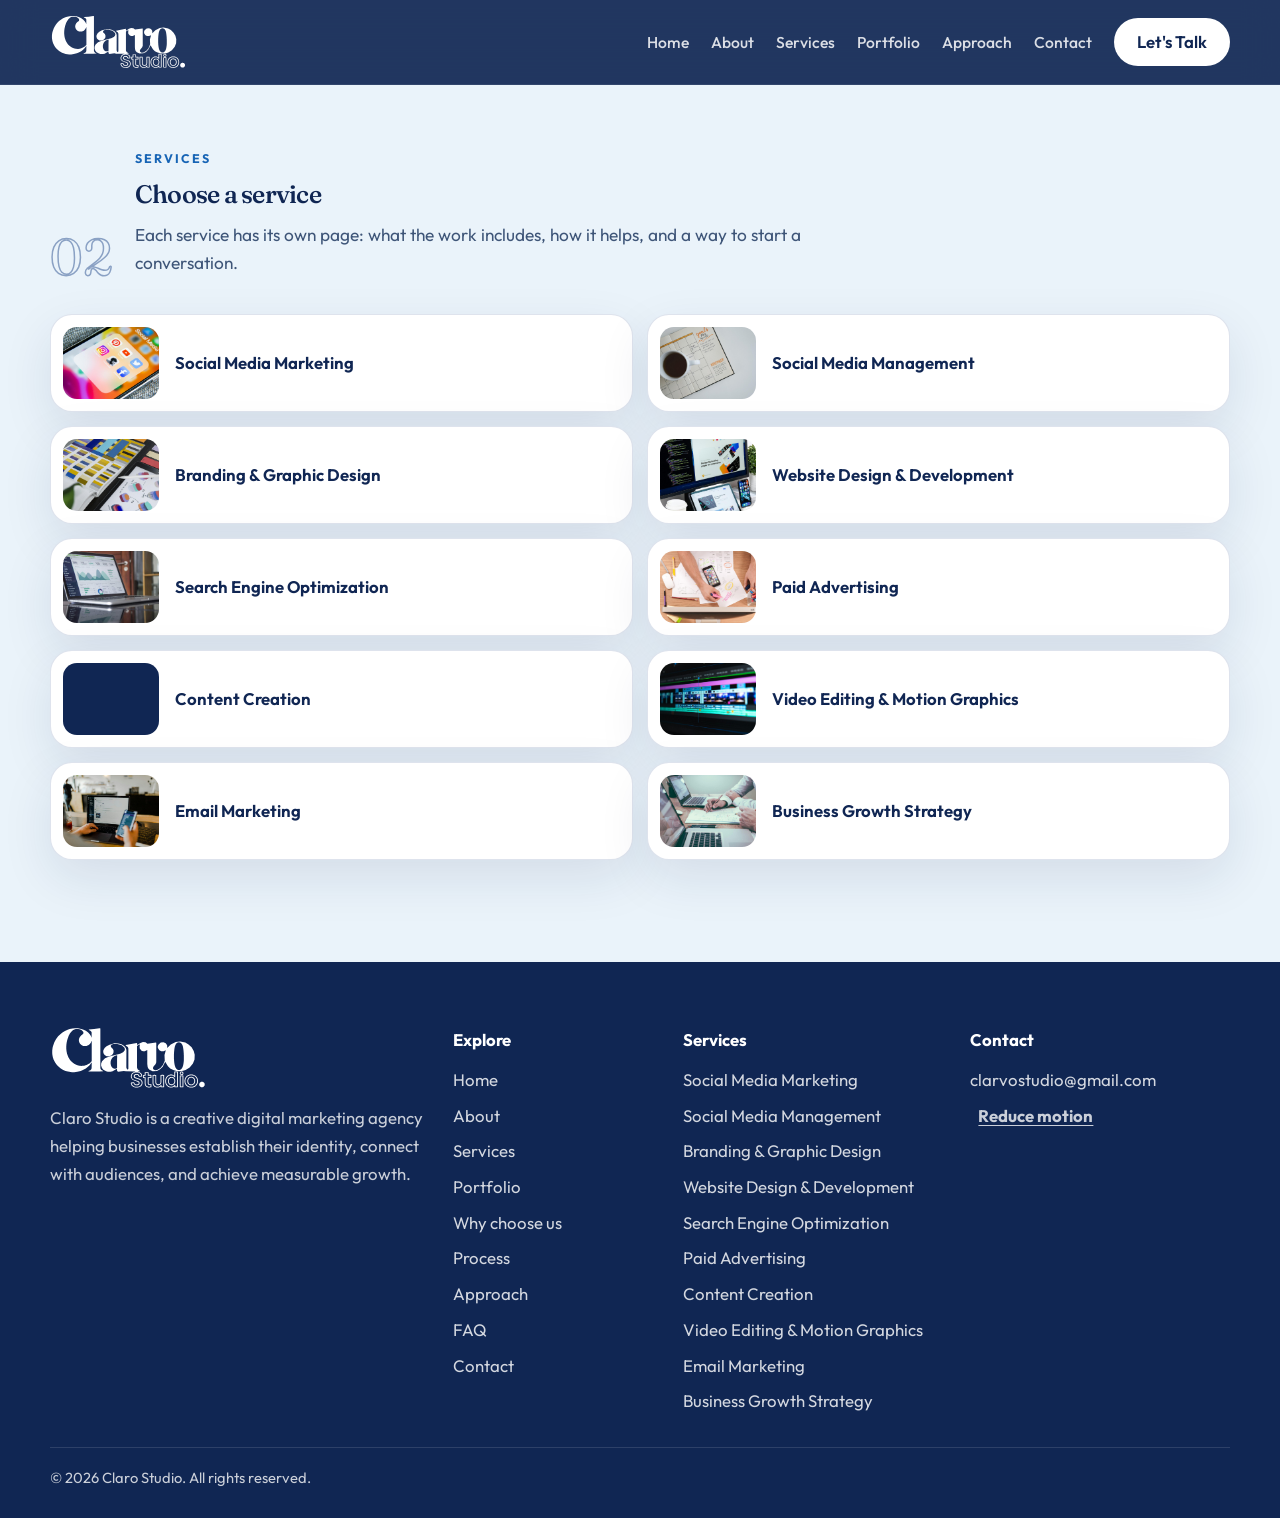
<file: Website/claro-studio/service.html>
<!DOCTYPE html>
<html lang="en">
<head>
  <meta charset="UTF-8">
  <meta name="viewport" content="width=device-width, initial-scale=1">
  <title>Services | Claro Studio</title>
  <meta name="description" content="Service details for social media, branding, websites, SEO, advertising, content, video, email, and growth strategy at Claro Studio.">
  <meta name="theme-color" content="#102653">
  <link rel="icon" href="assets/favicon.png" type="image/png">
  <link rel="apple-touch-icon" href="assets/favicon.png">
  <link rel="preconnect" href="https://fonts.googleapis.com">
  <link rel="preconnect" href="https://fonts.gstatic.com" crossorigin>
  <link href="https://fonts.googleapis.com/css2?family=Fraunces:ital,opsz,wght@0,9..144,500..700;1,9..144,500..700&family=Outfit:wght@300;400;500;600;700&display=swap" rel="stylesheet">
  <link rel="stylesheet" href="css/style.css">
  <script>
    document.documentElement.classList.add("js");
    try {
      var motionPref = localStorage.getItem("claro-motion");
      if (motionPref === "reduce") document.documentElement.classList.add("motion-off");
      if (motionPref === "allow") document.documentElement.classList.add("motion-on");
    } catch (err) {}
  </script>
</head>
<body>
  <a class="skip-link" href="#service-root">Skip to content</a>
  <noscript>
    <p class="noscript-note">JavaScript is off. Choose a service below. Each link opens that service on this page, and the contact button returns you to the enquiry form.</p>
  </noscript>

  <header class="header" id="header">
    <div class="container header-inner">
      <a class="brand" href="index.html#home">
        <img src="assets/logo.svg" alt="Claro Studio" width="1777" height="724">
      </a>
      <button class="nav-toggle" type="button" aria-expanded="false" aria-controls="site-nav" aria-label="Open menu">
        <span></span><span></span><span></span>
      </button>
      <nav class="site-nav" id="site-nav" aria-label="Primary">
        <ul class="nav-list">
          <li><a class="nav-link" href="index.html#home">Home</a></li>
          <li><a class="nav-link" href="index.html#about">About</a></li>
          <li><a class="nav-link" href="index.html#services">Services</a></li>
          <li><a class="nav-link" href="index.html#portfolio">Portfolio</a></li>
          <li><a class="nav-link" href="index.html#approach">Approach</a></li>
          <li><a class="nav-link" href="index.html#contact">Contact</a></li>
          <li><a class="btn btn-light" href="index.html#contact">Let's Talk</a></li>
        </ul>
      </nav>
    </div>
  </header>

  <main id="service-root" class="service-page">
    <div class="container">
      <section class="service-index" aria-labelledby="services-index-title">
        <div class="section-head">
          <p class="section-index">02</p>
          <div>
            <p class="eyebrow">Services</p>
            <h1 id="services-index-title">Choose a service</h1>
            <p class="lede">Each service has its own page: what the work includes, how it helps, and a way to start a conversation.</p>
          </div>
        </div>
        <div class="service-index-grid">
          <a href="#social-marketing"><img src="assets/images/svc-social-marketing.jpg" alt="" width="1400" height="875" decoding="async"><span>Social Media Marketing</span></a>
          <a href="#social-management"><img src="assets/images/svc-social-management.jpg" alt="" width="1400" height="875" decoding="async"><span>Social Media Management</span></a>
          <a href="#branding"><img src="assets/images/svc-branding.jpg" alt="" width="1400" height="875" decoding="async"><span>Branding &amp; Graphic Design</span></a>
          <a href="#web"><img src="assets/images/svc-web.jpg" alt="" width="1400" height="875" decoding="async"><span>Website Design &amp; Development</span></a>
          <a href="#seo"><img src="assets/images/svc-seo.jpg" alt="" width="1400" height="875" decoding="async"><span>Search Engine Optimization</span></a>
          <a href="#ads"><img src="assets/images/svc-ads.jpg" alt="" width="1400" height="875" decoding="async"><span>Paid Advertising</span></a>
          <a href="#content"><img src="assets/images/svc-content.jpg" alt="" width="1400" height="875" decoding="async"><span>Content Creation</span></a>
          <a href="#video"><img src="assets/images/svc-video.jpg" alt="" width="1400" height="875" decoding="async"><span>Video Editing &amp; Motion Graphics</span></a>
          <a href="#email"><img src="assets/images/svc-email-2.jpg" alt="" width="1200" height="900" decoding="async"><span>Email Marketing</span></a>
          <a href="#strategy"><img src="assets/images/svc-strategy.jpg" alt="" width="1400" height="875" decoding="async"><span>Business Growth Strategy</span></a>
        </div>
      </section>

      <article class="service-detail" id="social-marketing">
        <a class="back-services" href="service.html">All services</a>
        <div class="detail-hero">
          <figure>
            <img src="assets/images/svc-social-marketing.jpg" alt="Phone showing social media apps used in a campaign" width="1400" height="875" decoding="async">
          </figure>
          <div>
            <p class="eyebrow">Service</p>
            <h1>Social Media Marketing</h1>
            <p class="lede">Campaigns that put the brand in front of the right people and give that attention a job to do.</p>
            <div class="detail-actions">
              <a class="btn btn-primary" href="index.html?service=social-marketing#contact">Discuss this service</a>
              <a class="btn btn-line" href="index.html#services">Back to services</a>
            </div>
          </div>
        </div>
        <div class="detail-layout">
          <div class="detail-copy">
            <h2>How the work is shaped</h2>
            <p>A social marketing engagement starts with one commercial goal: an enquiry, a launch, or a clearer offer. From there the studio sets the channel mix, the creative angle, and a posting rhythm that can actually be produced.</p>
            <p>You get a written brief before creative is made, and a read on what should continue once the first run is in market. Scope is agreed for the project. It is not copied from a fixed package.</p>
            <h2>What is included</h2>
            <ul class="feature-list">
              <li>A channel and audience plan tied to one goal.</li>
              <li>Creative direction for the campaign, not a pile of unrelated posts.</li>
              <li>A posting rhythm and the themes that hold it together.</li>
              <li>A recommendation on what to continue, change, or stop.</li>
            </ul>
            <h2>Why it helps</h2>
            <ul class="feature-list">
              <li>Attention is pointed at a defined outcome.</li>
              <li>Creative and media are planned in the same conversation.</li>
              <li>The next decision is explicit, instead of another month of activity by default.</li>
            </ul>
          </div>
          <aside class="detail-aside">
            <figure>
              <img src="assets/images/svc-social-marketing-2.jpg" alt="Team working through social content on laptops" width="1200" height="900" loading="lazy" decoding="async">
            </figure>
            <figcaption>Campaign creative is planned with the people who will publish it.</figcaption>
          </aside>
        </div>
      </article>

      <article class="service-detail" id="social-management">
        <a class="back-services" href="service.html">All services</a>
        <div class="detail-hero">
          <figure>
            <img src="assets/images/svc-social-management.jpg" alt="Monthly planner open for scheduling content" width="1400" height="875" decoding="async">
          </figure>
          <div>
            <p class="eyebrow">Service</p>
            <h1>Social Media Management</h1>
            <p class="lede">Calendars, publishing, and community care so the channels stay active and sound like the brand.</p>
            <div class="detail-actions">
              <a class="btn btn-primary" href="index.html?service=social-management#contact">Discuss this service</a>
              <a class="btn btn-line" href="index.html#services">Back to services</a>
            </div>
          </div>
        </div>
        <div class="detail-layout">
          <div class="detail-copy">
            <h2>How the work is shaped</h2>
            <p>Management is the ongoing layer: what gets published, when, and how replies are handled. The calendar is agreed in advance, so publishing does not depend on a last-minute brief every morning.</p>
            <p>Reporting looks at what people did next, not a screenshot of follower counts on its own. The reply window, the channels, and the approval path are set at the start.</p>
            <h2>What is included</h2>
            <ul class="feature-list">
              <li>A content calendar you can review before anything goes live.</li>
              <li>Publishing on the channels in the scope.</li>
              <li>Community replies inside an agreed window.</li>
              <li>A regular note on what earned a response and what did not.</li>
            </ul>
            <h2>Why it helps</h2>
            <ul class="feature-list">
              <li>The channels stay active without a daily scramble.</li>
              <li>The voice stays consistent from post to reply.</li>
              <li>You can see the calendar before it is public.</li>
            </ul>
          </div>
          <aside class="detail-aside">
            <figure>
              <img src="assets/images/svc-social-management-2.jpg" alt="Team planning content themes on a wall of notes" width="1200" height="900" loading="lazy" decoding="async">
            </figure>
            <figcaption>Themes are agreed before the month is filled in.</figcaption>
          </aside>
        </div>
      </article>

      <article class="service-detail" id="branding">
        <a class="back-services" href="service.html">All services</a>
        <div class="detail-hero">
          <figure>
            <img src="assets/images/svc-branding.jpg" alt="Color studies and sketches on a design desk" width="1400" height="875" decoding="async">
          </figure>
          <div>
            <p class="eyebrow">Service</p>
            <h1>Branding &amp; Graphic Design</h1>
            <p class="lede">Identities, art direction, and design systems that make a business recognizable in real use.</p>
            <div class="detail-actions">
              <a class="btn btn-primary" href="index.html?service=branding#contact">Discuss this service</a>
              <a class="btn btn-line" href="index.html#services">Back to services</a>
            </div>
          </div>
        </div>
        <div class="detail-layout">
          <div class="detail-copy">
            <h2>How the work is shaped</h2>
            <p>Branding can include positioning, a visual system, and the assets needed to launch. The system is designed for the places it will actually appear: social, web, print, and presentations.</p>
            <p>You review the direction before it is extended into a full set of files. The result is a system people on your team can use, not a single logo on a board.</p>
            <h2>What is included</h2>
            <ul class="feature-list">
              <li>A positioning conversation so the visuals have something to say.</li>
              <li>A visual system: type, color, and how imagery should behave.</li>
              <li>Launch assets for the channels you actually use.</li>
              <li>Files and simple guidance so the system survives the first handoff.</li>
            </ul>
            <h2>Why it helps</h2>
            <ul class="feature-list">
              <li>The business is recognizable from one channel to the next.</li>
              <li>New pieces start from a system instead of a blank page.</li>
              <li>Design decisions are made for use, not only for a presentation.</li>
            </ul>
          </div>
          <aside class="detail-aside">
            <figure>
              <img src="assets/images/svc-branding-2.jpg" alt="Designer refining a brand layout on screen" width="1200" height="900" loading="lazy" decoding="async">
            </figure>
            <figcaption>A visual system is reviewed on screen before it is handed over.</figcaption>
          </aside>
        </div>
      </article>

      <article class="service-detail" id="web">
        <a class="back-services" href="service.html">All services</a>
        <div class="detail-hero">
          <figure>
            <img src="assets/images/svc-web.jpg" alt="Website layouts open on a monitor, tablet, and phone" width="1400" height="875" decoding="async">
          </figure>
          <div>
            <p class="eyebrow">Service</p>
            <h1>Website Design &amp; Development</h1>
            <p class="lede">Clear, fast websites that explain the offer and make it easy to get in touch.</p>
            <div class="detail-actions">
              <a class="btn btn-primary" href="index.html?service=web#contact">Discuss this service</a>
              <a class="btn btn-line" href="index.html#services">Back to services</a>
            </div>
          </div>
        </div>
        <div class="detail-layout">
          <div class="detail-copy">
            <h2>How the work is shaped</h2>
            <p>Pages are structured around what a visitor needs to understand and do. Design and front-end build stay in one conversation, so the site matches the brand and still works on a phone.</p>
            <p>The path to contact is designed as carefully as the headline. Scope covers the pages you need now, with a way to add more later.</p>
            <h2>What is included</h2>
            <ul class="feature-list">
              <li>A page structure based on the offer and the enquiry you want.</li>
              <li>Design for desktop and mobile in the same system.</li>
              <li>Front-end build that matches the approved design.</li>
              <li>A clear contact path, checked before launch.</li>
            </ul>
            <h2>Why it helps</h2>
            <ul class="feature-list">
              <li>Visitors can tell what you do without a tour of every page.</li>
              <li>The site and the brand do not drift apart.</li>
              <li>The phone layout is part of the design, not a shrink of the desktop.</li>
            </ul>
          </div>
          <aside class="detail-aside">
            <figure>
              <img src="assets/images/svc-web-2.jpg" alt="Hands building a website on a laptop" width="1200" height="900" loading="lazy" decoding="async">
            </figure>
            <figcaption>Design and build stay in one conversation.</figcaption>
          </aside>
        </div>
      </article>

      <article class="service-detail" id="seo">
        <a class="back-services" href="service.html">All services</a>
        <div class="detail-hero">
          <figure>
            <img src="assets/images/svc-seo.jpg" alt="Laptop showing an analytics dashboard during a search review" width="1400" height="875" decoding="async">
          </figure>
          <div>
            <p class="eyebrow">Service</p>
            <h1>Search Engine Optimization</h1>
            <p class="lede">Technical and content improvements that help the right people find you in search.</p>
            <div class="detail-actions">
              <a class="btn btn-primary" href="index.html?service=seo#contact">Discuss this service</a>
              <a class="btn btn-line" href="index.html#services">Back to services</a>
            </div>
          </div>
        </div>
        <div class="detail-layout">
          <div class="detail-copy">
            <h2>How the work is shaped</h2>
            <p>Search work starts with how the site is built and which queries are worth earning. Recommendations are ordered so the next step is obvious. Rankings are not guaranteed, and this page does not publish performance claims.</p>
            <p>You leave with a sequence: what to fix, what to write, and what can wait. The work can be a focused review or an ongoing program.</p>
            <h2>What is included</h2>
            <ul class="feature-list">
              <li>A review of how the current pages are built and titled.</li>
              <li>A short list of queries that match the offer.</li>
              <li>Recommendations in the order they should be done.</li>
              <li>Page and content changes inside the agreed scope.</li>
            </ul>
            <h2>Why it helps</h2>
            <ul class="feature-list">
              <li>Effort goes to searches a buyer might actually make.</li>
              <li>Technical fixes and writing are not split across two plans.</li>
              <li>You can see the next step without a long, unordered audit.</li>
            </ul>
          </div>
          <aside class="detail-aside">
            <figure>
              <img src="assets/images/svc-seo-2.jpg" alt="Charts on a screen used to review site performance" width="1200" height="900" loading="lazy" decoding="async">
            </figure>
            <figcaption>Recommendations are ordered from what the site is already doing.</figcaption>
          </aside>
        </div>
      </article>

      <article class="service-detail" id="ads">
        <a class="back-services" href="service.html">All services</a>
        <div class="detail-hero">
          <figure>
            <img src="assets/images/svc-ads.jpg" alt="Hands marking up mobile campaign layouts" width="1400" height="875" decoding="async">
          </figure>
          <div>
            <p class="eyebrow">Service</p>
            <h1>Paid Advertising</h1>
            <p class="lede">Planned ads on search and social, measured against a goal and a budget you approve.</p>
            <div class="detail-actions">
              <a class="btn btn-primary" href="index.html?service=ads#contact">Discuss this service</a>
              <a class="btn btn-line" href="index.html#services">Back to services</a>
            </div>
          </div>
        </div>
        <div class="detail-layout">
          <div class="detail-copy">
            <h2>How the work is shaped</h2>
            <p>Paid work includes the audience, the offer, the creative, and a budget you approve before spend starts. Reporting is in plain language: what ran, what it cost, and what should change.</p>
            <p>The studio does not promise revenue, rankings, or a return. The job is to make the test clear enough that the next budget decision is informed.</p>
            <h2>What is included</h2>
            <ul class="feature-list">
              <li>An audience and offer defined before creative is produced.</li>
              <li>Ad layouts sized for the placements they will run in.</li>
              <li>A budget you approve, with spend tracked against it.</li>
              <li>A plain-language read on what to continue or stop.</li>
            </ul>
            <h2>Why it helps</h2>
            <ul class="feature-list">
              <li>Spend follows a written plan instead of a default setting.</li>
              <li>Creative and media are judged against the same goal.</li>
              <li>You can stop or continue with the evidence in front of you.</li>
            </ul>
          </div>
          <aside class="detail-aside">
            <figure>
              <img src="assets/images/svc-ads-2.jpg" alt="Team working together on laptops during a campaign" width="1200" height="900" loading="lazy" decoding="async">
            </figure>
            <figcaption>Spend and creative are reviewed together.</figcaption>
          </aside>
        </div>
      </article>

      <article class="service-detail" id="content">
        <a class="back-services" href="service.html">All services</a>
        <div class="detail-hero">
          <figure>
            <img src="assets/images/svc-content.jpg" alt="Writing desk with a laptop, notes, and a phone" width="1400" height="875" decoding="async">
          </figure>
          <div>
            <p class="eyebrow">Service</p>
            <h1>Content Creation</h1>
            <p class="lede">Copy, graphics, and stories shaped for the places your audience already spends time.</p>
            <div class="detail-actions">
              <a class="btn btn-primary" href="index.html?service=content#contact">Discuss this service</a>
              <a class="btn btn-line" href="index.html#services">Back to services</a>
            </div>
          </div>
        </div>
        <div class="detail-layout">
          <div class="detail-copy">
            <h2>How the work is shaped</h2>
            <p>Each piece is made for a channel and a job: explain, launch, or remind. It can be a single project or part of a retainer that feeds the calendar and the site.</p>
            <p>The brief names the reader and the action. Drafts come back for the revision rounds in the scope, then the files are delivered in the formats you will publish.</p>
            <h2>What is included</h2>
            <ul class="feature-list">
              <li>Copy written for a specific channel and length.</li>
              <li>Graphics that follow the brand system when one exists.</li>
              <li>A draft, then the revision rounds written into the scope.</li>
              <li>Files ready for the place they will be published.</li>
            </ul>
            <h2>Why it helps</h2>
            <ul class="feature-list">
              <li>Pieces have a job, so they are easier to approve.</li>
              <li>Social, web, and email can share a point of view.</li>
              <li>You can commission one piece or a continuing run.</li>
            </ul>
          </div>
          <aside class="detail-aside">
            <figure>
              <img src="assets/images/svc-content-2.jpg" alt="Close view of writing in progress" width="1200" height="900" loading="lazy" decoding="async">
            </figure>
            <figcaption>Drafts are written for a reader and an action.</figcaption>
          </aside>
        </div>
      </article>

      <article class="service-detail" id="video">
        <a class="back-services" href="service.html">All services</a>
        <div class="detail-hero">
          <figure>
            <img src="assets/images/svc-video.jpg" alt="Video editing timeline on a studio monitor" width="1400" height="875" decoding="async">
          </figure>
          <div>
            <p class="eyebrow">Service</p>
            <h1>Video Editing &amp; Motion Graphics</h1>
            <p class="lede">Edited films and motion pieces for launches, explainers, and social.</p>
            <div class="detail-actions">
              <a class="btn btn-primary" href="index.html?service=video#contact">Discuss this service</a>
              <a class="btn btn-line" href="index.html#services">Back to services</a>
            </div>
          </div>
        </div>
        <div class="detail-layout">
          <div class="detail-copy">
            <h2>How the work is shaped</h2>
            <p>The studio edits footage you supply, or builds motion from an approved script and brand system. Format, length, and the places the piece will run are set before production starts.</p>
            <p>A cut is reviewed against that brief. Revisions stay inside the rounds you agreed, so a short social film does not turn into an open edit.</p>
            <h2>What is included</h2>
            <ul class="feature-list">
              <li>An edit of footage you provide, or motion built from a script.</li>
              <li>Length and aspect ratio set for the channel.</li>
              <li>Type and color that follow the brand system.</li>
              <li>Export files for the placements in the scope.</li>
            </ul>
            <h2>Why it helps</h2>
            <ul class="feature-list">
              <li>The film is made for where it will actually play.</li>
              <li>Motion and brand do not have to be briefed twice.</li>
              <li>Review happens against a length and a purpose.</li>
            </ul>
          </div>
          <aside class="detail-aside">
            <figure>
              <img src="assets/images/svc-video-2.jpg" alt="Video edit open in editing software on a studio display" width="1200" height="900" loading="lazy" decoding="async">
            </figure>
            <figcaption>A cut is reviewed on the timeline before it is exported.</figcaption>
          </aside>
        </div>
      </article>

      <article class="service-detail" id="email">
        <a class="back-services" href="service.html">All services</a>
        <div class="detail-hero">
          <figure>
            <img src="assets/images/svc-email-2.jpg" alt="Person composing an email on a laptop" width="1200" height="900" decoding="async">
          </figure>
          <div>
            <p class="eyebrow">Service</p>
            <h1>Email Marketing</h1>
            <p class="lede">Campaigns and simple automations that keep a useful conversation going with people who asked to hear from you.</p>
            <div class="detail-actions">
              <a class="btn btn-primary" href="index.html?service=email#contact">Discuss this service</a>
              <a class="btn btn-line" href="index.html#services">Back to services</a>
            </div>
          </div>
        </div>
        <div class="detail-layout">
          <div class="detail-copy">
            <h2>How the work is shaped</h2>
            <p>Email work covers layout, copy, and a send plan. The list and the consent to contact those people stay with you. The studio does not buy contacts or add addresses you did not collect.</p>
            <p>A campaign can announce, explain, or follow up. Automations are limited to the paths you approve, such as a welcome note after someone joins the list.</p>
            <h2>What is included</h2>
            <ul class="feature-list">
              <li>Layout and copy for the emails in the scope.</li>
              <li>A send plan: who, when, and what the email asks them to do.</li>
              <li>Simple automations you approve, where the tool supports them.</li>
              <li>A note on what was sent and how people responded.</li>
            </ul>
            <h2>Why it helps</h2>
            <ul class="feature-list">
              <li>Messages go to people who chose to receive them.</li>
              <li>Design and copy match the rest of the brand.</li>
              <li>The list remains yours.</li>
            </ul>
          </div>
          <aside class="detail-aside">
            <figure>
              <img src="assets/images/svc-email.jpg" alt="Close view of a mail icon on a phone" width="1400" height="875" loading="lazy" decoding="async">
            </figure>
            <figcaption>Each send has a reader and a reason.</figcaption>
          </aside>
        </div>
      </article>

      <article class="service-detail" id="strategy">
        <a class="back-services" href="service.html">All services</a>
        <div class="detail-hero">
          <figure>
            <img src="assets/images/svc-strategy.jpg" alt="People marking up a plan during a strategy session" width="1400" height="875" decoding="async">
          </figure>
          <div>
            <p class="eyebrow">Service</p>
            <h1>Business Growth Strategy</h1>
            <p class="lede">A practical plan that connects brand, marketing, and the commercial goal in front of you.</p>
            <div class="detail-actions">
              <a class="btn btn-primary" href="index.html?service=strategy#contact">Discuss this service</a>
              <a class="btn btn-line" href="index.html#services">Back to services</a>
            </div>
          </div>
        </div>
        <div class="detail-layout">
          <div class="detail-copy">
            <h2>How the work is shaped</h2>
            <p>Strategy work maps where attention should go first. You leave with priorities and a sequence: what to make, what to publish, and what to leave until the first step has been tested.</p>
            <p>It is a working plan, not a stack of generic slides. The recommendations name the services that would carry them out, so the next engagement has a scope.</p>
            <h2>What is included</h2>
            <ul class="feature-list">
              <li>A read of the offer, the audience, and the channels already in use.</li>
              <li>Priorities in order, with a reason for each one.</li>
              <li>A sequence for the first stretch of work.</li>
              <li>A suggested scope if you want the studio to carry it out.</li>
            </ul>
            <h2>Why it helps</h2>
            <ul class="feature-list">
              <li>Brand and marketing point at the same goal.</li>
              <li>The first project is chosen on purpose.</li>
              <li>Later work has a sequence instead of a new brief every time.</li>
            </ul>
          </div>
          <aside class="detail-aside">
            <figure>
              <img src="assets/images/svc-strategy-2.jpg" alt="Workshop group discussing priorities around a table" width="1200" height="900" loading="lazy" decoding="async">
            </figure>
            <figcaption>The plan names what happens first.</figcaption>
          </aside>
        </div>
      </article>

      <div class="service-tools">
        <p class="eyebrow">Other services</p>
        <nav class="detail-switch" aria-label="Choose a service">
          <a href="#social-marketing">Social Media Marketing</a>
          <a href="#social-management">Social Media Management</a>
          <a href="#branding">Branding &amp; Graphic Design</a>
          <a href="#web">Website Design &amp; Development</a>
          <a href="#seo">Search Engine Optimization</a>
          <a href="#ads">Paid Advertising</a>
          <a href="#content">Content Creation</a>
          <a href="#video">Video Editing &amp; Motion Graphics</a>
          <a href="#email">Email Marketing</a>
          <a href="#strategy">Business Growth Strategy</a>
        </nav>
      </div>
    </div>
  </main>

  <footer class="footer" id="footer">
    <div class="container">
      <div class="footer-grid">
        <div>
          <img class="footer-logo" src="assets/logo.svg" alt="Claro Studio" width="1777" height="724">
          <p>Claro Studio is a creative digital marketing agency helping businesses establish their identity, connect with audiences, and achieve measurable growth.</p>
        </div>
        <div>
          <p class="footer-heading">Explore</p>
          <ul>
            <li><a href="index.html#home">Home</a></li>
            <li><a href="index.html#about">About</a></li>
            <li><a href="index.html#services">Services</a></li>
            <li><a href="index.html#portfolio">Portfolio</a></li>
            <li><a href="index.html#why">Why choose us</a></li>
            <li><a href="index.html#process">Process</a></li>
            <li><a href="index.html#approach">Approach</a></li>
            <li><a href="index.html#faq">FAQ</a></li>
            <li><a href="index.html#contact">Contact</a></li>
          </ul>
        </div>
        <div>
          <p class="footer-heading">Services</p>
          <ul>
            <li><a href="#social-marketing">Social Media Marketing</a></li>
            <li><a href="#social-management">Social Media Management</a></li>
            <li><a href="#branding">Branding &amp; Graphic Design</a></li>
            <li><a href="#web">Website Design &amp; Development</a></li>
            <li><a href="#seo">Search Engine Optimization</a></li>
            <li><a href="#ads">Paid Advertising</a></li>
            <li><a href="#content">Content Creation</a></li>
            <li><a href="#video">Video Editing &amp; Motion Graphics</a></li>
            <li><a href="#email">Email Marketing</a></li>
            <li><a href="#strategy">Business Growth Strategy</a></li>
          </ul>
        </div>
        <div class="stack">
          <p class="footer-heading">Contact</p>
          <p><a href="mailto:clarvostudio@gmail.com?subject=Project%20enquiry">clarvostudio@gmail.com</a></p>
          <button class="text-btn" id="motion-toggle" type="button" aria-pressed="false">Reduce motion</button>
        </div>
      </div>
      <div class="footer-base">
        <p>© <span id="year">2026</span> Claro Studio. All rights reserved.</p>
      </div>
    </div>
  </footer>

  <button class="back-top" id="back-to-top" type="button" aria-label="Back to top" tabindex="-1">
    <svg viewBox="0 0 24 24" aria-hidden="true"><path d="M6 14l6-6 6 6"/></svg>
  </button>

  <script src="js/script.js"></script>
</body>
</html>
</file>
<file: Website/claro-studio/css/style.css>
/* Claro Studio
   Brand tokens live here. Change colors in :root only.
   The supplied wordmark is white — keep it on navy surfaces. */

:root {
  --royal: #173d83;
  --navy: #102653;
  --electric: #1764b5;
  --cyan: #16a6c5;
  --white: #ffffff;
  --mist: #eaf3fa;
  --ink: #102653;
  --muted: #3e5578;
  --line: rgba(23, 61, 131, 0.14);
  --shadow: 0 18px 50px rgba(16, 38, 83, 0.1);
  --radius: 22px;
  --header: 84px;
  --sans: "Outfit", "Segoe UI", sans-serif;
  --display: "Fraunces", "Iowan Old Style", Georgia, serif;
  --grad: linear-gradient(135deg, #173d83, #102653, #16a6c5);
  --ease: cubic-bezier(0.22, 0.8, 0.24, 1);
}

*,
*::before,
*::after {
  box-sizing: border-box;
}

html {
  scroll-behavior: smooth;
}

body {
  margin: 0;
  font-family: var(--sans);
  font-size: 1.05rem;
  line-height: 1.65;
  color: var(--ink);
  background: var(--mist);
  text-rendering: optimizeLegibility;
  overflow-x: clip;
}

img {
  max-width: 100%;
  height: auto;
  display: block;
}

button,
input,
textarea,
select {
  font: inherit;
}

h1,
h2,
h3,
p {
  overflow-wrap: break-word;
}

h1,
h2,
h3 {
  font-family: var(--display);
  font-weight: 560;
  line-height: 1.08;
  letter-spacing: -0.03em;
  margin: 0;
}

p {
  margin: 0;
}

a {
  color: var(--electric);
}

ul,
ol {
  margin: 0;
  padding: 0;
}

::selection {
  background: var(--royal);
  color: var(--white);
}

:focus-visible {
  outline: 3px solid var(--electric);
  outline-offset: 3px;
}

.band-dark :focus-visible,
.header :focus-visible,
.hero :focus-visible {
  outline-color: var(--white);
}

.sr-only {
  position: absolute;
  width: 1px;
  height: 1px;
  padding: 0;
  margin: -1px;
  overflow: hidden;
  clip: rect(0, 0, 0, 0);
  white-space: nowrap;
  border: 0;
}

.skip-link {
  position: absolute;
  left: 16px;
  top: -48px;
  z-index: 100;
  background: var(--white);
  color: var(--navy);
  padding: 10px 14px;
  border-radius: 10px;
  font-weight: 600;
  text-decoration: none;
}

.skip-link:focus {
  top: 12px;
}

.container {
  width: min(1180px, calc(100% - 40px));
  margin-inline: auto;
}

.section {
  padding: clamp(72px, 9vw, 116px) 0;
}

.section [id],
[id] {
  scroll-margin-top: 96px;
}

.eyebrow {
  margin: 0 0 10px;
  color: var(--electric);
  font-size: 0.78rem;
  font-weight: 700;
  letter-spacing: 0.16em;
  text-transform: uppercase;
}

.band-dark .eyebrow,
.hero .eyebrow {
  color: #b7ebf5;
}

.section-head {
  display: grid;
  grid-template-columns: auto 1fr;
  gap: 18px 22px;
  align-items: end;
  margin-bottom: 36px;
  max-width: 760px;
}

.section-index {
  font-family: var(--display);
  font-size: clamp(2.4rem, 4vw, 3.4rem);
  line-height: 0.8;
  color: transparent;
  -webkit-text-stroke: 1.5px rgba(23, 61, 131, 0.45);
}

.band-dark .section-index {
  -webkit-text-stroke-color: rgba(183, 235, 245, 0.7);
}

.section-head h2,
.hero h1 {
  text-wrap: balance;
}

.lede {
  margin-top: 14px;
  color: var(--muted);
  font-size: 1.08rem;
  max-width: 62ch;
}

.band-dark .lede,
.band-dark .prose p,
.why-card p,
.quote-card p,
.contact-points span {
  color: rgba(255, 255, 255, 0.78);
}

.demo-note,
.fine-print {
  color: var(--muted);
  font-size: 0.92rem;
}

.band-dark .demo-note,
.band-dark .fine-print {
  color: rgba(255, 255, 255, 0.7);
}

.btn {
  display: inline-flex;
  align-items: center;
  justify-content: center;
  gap: 8px;
  min-height: 48px;
  padding: 0 22px;
  border-radius: 999px;
  border: 1.5px solid transparent;
  text-decoration: none;
  font-weight: 600;
  cursor: pointer;
  transition: background 0.2s var(--ease), color 0.2s var(--ease), border-color 0.2s var(--ease), transform 0.2s var(--ease);
}

.btn:hover {
  transform: translateY(-2px);
}

.btn-primary {
  background: var(--royal);
  color: var(--white);
}

.btn-primary:hover {
  background: var(--navy);
  color: var(--white);
}

.btn-light {
  background: var(--white);
  color: var(--navy);
}

.btn-light:hover {
  background: #b7ebf5;
  color: var(--navy);
}

.btn-ghost {
  background: transparent;
  color: var(--white);
  border-color: rgba(255, 255, 255, 0.55);
}

.btn-ghost:hover {
  background: var(--white);
  color: var(--navy);
}

.btn-line {
  background: transparent;
  color: var(--royal);
  border-color: rgba(23, 61, 131, 0.28);
}

.btn-line:hover {
  background: var(--royal);
  color: var(--white);
}

.icon-wrap {
  width: 52px;
  height: 52px;
  border-radius: 16px;
  display: grid;
  place-items: center;
  background: var(--mist);
  color: var(--royal);
  margin-bottom: 16px;
}

.icon-wrap svg,
.glass-icon svg {
  width: 26px;
  height: 26px;
}

.band-dark .icon-wrap {
  background: rgba(22, 166, 197, 0.16);
  color: #b7ebf5;
}

/* Header */
.header {
  position: sticky;
  top: 0;
  z-index: 50;
  background: rgba(16, 38, 83, 0.92);
  backdrop-filter: blur(16px);
  border-bottom: 1px solid rgba(255, 255, 255, 0.08);
}

.header.is-stuck {
  box-shadow: 0 12px 30px rgba(16, 38, 83, 0.22);
}

.header-inner {
  min-height: var(--header);
  display: flex;
  align-items: center;
  justify-content: space-between;
  gap: 20px;
}

.brand {
  display: flex;
  align-items: center;
  flex: 0 0 auto;
  text-decoration: none;
}

.brand img,
.footer-logo,
.brand-panel img {
  object-fit: contain;
  object-position: left center;
}

.brand img {
  height: 56px;
  width: auto;
}

.nav-toggle {
  display: none;
  width: 46px;
  height: 46px;
  border: 0;
  border-radius: 12px;
  background: transparent;
  padding: 0;
  flex-direction: column;
  justify-content: center;
  align-items: center;
  gap: 5px;
  cursor: pointer;
}

.nav-toggle span {
  display: block;
  width: 22px;
  height: 2px;
  border-radius: 2px;
  background: var(--white);
  transition: transform 0.2s ease, opacity 0.2s ease;
}

.header.menu-open .nav-toggle span:nth-child(1) {
  transform: translateY(7px) rotate(45deg);
}

.header.menu-open .nav-toggle span:nth-child(2) {
  opacity: 0;
}

.header.menu-open .nav-toggle span:nth-child(3) {
  transform: translateY(-7px) rotate(-45deg);
}

.nav-list {
  display: flex;
  align-items: center;
  gap: 22px;
  list-style: none;
}

.nav-link {
  position: relative;
  color: rgba(255, 255, 255, 0.84);
  text-decoration: none;
  font-weight: 500;
  font-size: 0.98rem;
}

.nav-link::after {
  content: "";
  position: absolute;
  left: 0;
  bottom: -6px;
  width: 100%;
  height: 2px;
  background: #b7ebf5;
  transform: scaleX(0);
  transform-origin: left;
  transition: transform 0.25s var(--ease);
}

.nav-link:hover,
.nav-link.is-active {
  color: var(--white);
}

.nav-link:hover::after,
.nav-link.is-active::after {
  transform: scaleX(1);
}

/* Hero */
.hero {
  position: relative;
  overflow: hidden;
  display: flex;
  flex-direction: column;
  justify-content: center;
  min-height: calc(100vh - var(--header));
  min-height: calc(100svh - var(--header));
  color: var(--white);
  background:
    radial-gradient(900px 520px at 12% 10%, rgba(22, 166, 197, 0.38), transparent 60%),
    radial-gradient(720px 480px at 92% 80%, rgba(23, 100, 181, 0.5), transparent 58%),
    linear-gradient(155deg, #173d83 0%, #102653 52%, #0c1e40 100%);
  padding: clamp(36px, 6vw, 72px) 0 clamp(48px, 7vw, 80px);
}

.glow {
  position: absolute;
  border-radius: 50%;
  filter: blur(8px);
  pointer-events: none;
}

.glow-a {
  width: 280px;
  height: 280px;
  left: -60px;
  top: 80px;
  background: radial-gradient(circle, rgba(22, 166, 197, 0.55), transparent 68%);
  animation: drift 16s ease-in-out infinite alternate;
}

.glow-b {
  width: 340px;
  height: 340px;
  right: -80px;
  bottom: -40px;
  background: radial-gradient(circle, rgba(23, 100, 181, 0.55), transparent 70%);
  animation: drift 18s ease-in-out infinite alternate-reverse;
}

.hero-grid {
  position: relative;
  z-index: 1;
  display: grid;
  grid-template-columns: minmax(0, 1.08fr) minmax(280px, 0.92fr);
  gap: 48px;
  align-items: center;
}

.hero h1 {
  font-size: clamp(2.45rem, 5.2vw, 4.7rem);
  color: var(--white);
}

.hero h1 .line {
  display: block;
}

.hero h1 em {
  font-style: italic;
  font-weight: 560;
  color: #b7ebf5;
}

.hero-copy .lede {
  color: rgba(255, 255, 255, 0.82);
  font-size: 1.12rem;
  margin: 22px 0 28px;
}

.hero-actions {
  display: flex;
  flex-wrap: wrap;
  gap: 12px;
}

.hero-note {
  margin-top: 22px;
  color: rgba(255, 255, 255, 0.72);
  font-size: 0.95rem;
}

.scroll-cue {
  display: inline-flex;
  margin-top: 28px;
  color: #b7ebf5;
  text-decoration: none;
  font-weight: 600;
  letter-spacing: 0.08em;
  text-transform: uppercase;
  font-size: 0.75rem;
}

.hero-stage {
  position: relative;
  min-height: 540px;
}

.ring,
.blob {
  position: absolute;
  border-radius: 50%;
}

.ring {
  width: 340px;
  height: 340px;
  right: 6%;
  top: 8%;
  border: 1px solid rgba(255, 255, 255, 0.28);
}

.ring::after {
  content: "";
  position: absolute;
  inset: 46px;
  border-radius: 50%;
  border: 1px solid rgba(183, 235, 245, 0.7);
}

.blob {
  width: 180px;
  height: 220px;
  right: 18%;
  bottom: 18%;
  border-radius: 40% 60% 50% 50%;
  background: linear-gradient(160deg, rgba(22, 166, 197, 0.55), rgba(23, 61, 131, 0.2));
  transform: rotate(18deg);
}

.float-card {
  position: absolute;
  z-index: 2;
  display: flex;
  gap: 12px;
  align-items: center;
  width: min(270px, 100%);
  padding: 14px 16px;
  border-radius: 18px;
  background: rgba(255, 255, 255, 0.12);
  border: 1px solid rgba(255, 255, 255, 0.28);
  box-shadow: 0 20px 40px rgba(0, 0, 0, 0.16);
  backdrop-filter: blur(16px);
}

.float-card strong,
.float-card span {
  display: block;
}

.float-card span {
  color: rgba(255, 255, 255, 0.75);
  font-size: 0.88rem;
}

.glass-icon {
  width: 42px;
  height: 42px;
  flex: 0 0 auto;
  border-radius: 12px;
  display: grid;
  place-items: center;
  background: rgba(183, 235, 245, 0.18);
  color: #b7ebf5;
}

.float-card.c1 { top: 6%; left: 0; }
.float-card.c2 { top: 40%; right: 0; }
.float-card.c3 { bottom: 8%; left: 10%; }

.marquee {
  overflow: hidden;
  background: var(--white);
  border-bottom: 1px solid var(--line);
  padding: 16px 0;
}

.marquee-track {
  display: flex;
  width: max-content;
  animation: ticker 38s linear infinite;
}

.marquee-track p {
  margin: 0;
  padding-right: 2.5rem;
  font-size: 0.8rem;
  font-weight: 700;
  letter-spacing: 0.14em;
  text-transform: uppercase;
  color: var(--royal);
}

.marquee:hover .marquee-track {
  animation-play-state: paused;
}

/* Bands */
.band-mist { background: var(--mist); }
.band-white { background: var(--white); }
.band-dark {
  background:
    radial-gradient(700px 320px at 100% 0%, rgba(22, 166, 197, 0.22), transparent 55%),
    var(--navy);
  color: var(--white);
}

.about-grid,
.contact-grid {
  display: grid;
  grid-template-columns: minmax(0, 1.05fr) minmax(0, 0.95fr);
  gap: 36px;
  align-items: center;
}

.prose p + p {
  margin-top: 14px;
}

.brand-panel {
  position: relative;
  overflow: hidden;
  min-height: 360px;
  padding: 32px;
  border-radius: 28px;
  color: var(--white);
  background: var(--grad);
  box-shadow: var(--shadow);
  display: flex;
  flex-direction: column;
  justify-content: space-between;
  gap: 32px;
}

.brand-panel::after {
  content: "";
  position: absolute;
  width: 220px;
  height: 220px;
  right: -50px;
  bottom: -60px;
  border-radius: 50%;
  background: rgba(255, 255, 255, 0.08);
}

.brand-panel img {
  position: relative;
  z-index: 1;
  height: 78px;
  width: auto;
}

.brand-panel p {
  position: relative;
  z-index: 1;
  font-family: var(--display);
  font-size: clamp(1.8rem, 3vw, 2.4rem);
  line-height: 1.15;
  max-width: 12ch;
}

.stats {
  display: grid;
  grid-template-columns: repeat(4, minmax(0, 1fr));
  gap: 14px;
  margin-top: 42px;
}

.stat,
.pillar,
.service-card,
.why-card,
.form-card,
.quote-card {
  border-radius: var(--radius);
  box-shadow: var(--shadow);
}

.stat {
  background: var(--white);
  padding: 20px 18px;
  border: 1px solid var(--line);
}

.demo-chip,
.placeholder-tag,
.sample-flag {
  display: inline-flex;
  align-items: center;
  font-size: 0.68rem;
  font-weight: 700;
  letter-spacing: 0.14em;
  text-transform: uppercase;
  color: var(--electric);
}

.stat-num {
  margin: 8px 0 2px;
  font-family: var(--display);
  font-size: clamp(2rem, 3vw, 2.7rem);
  letter-spacing: -0.04em;
  color: var(--royal);
}

.stat h3 {
  font-size: 1.45rem;
  margin-bottom: 8px;
  color: var(--royal);
}

.stat-label {
  color: var(--muted);
  font-size: 0.95rem;
}

.demo-note {
  margin-top: 14px;
}

.pillars {
  display: grid;
  grid-template-columns: repeat(3, minmax(0, 1fr));
  gap: 16px;
  margin-top: 28px;
}

.pillar {
  background: var(--white);
  border: 1px solid var(--line);
  padding: 24px 22px;
}

.pillar h3,
.service-card h3,
.why-card h3,
.process h3,
.work-title {
  font-size: 1.35rem;
  margin-bottom: 8px;
}

.pillar p,
.service-card p,
.why-card p {
  color: var(--muted);
}

.service-grid,
.why-grid,
.work-grid {
  display: grid;
  gap: 16px;
}

.service-grid,
.why-grid {
  grid-template-columns: repeat(3, minmax(0, 1fr));
}

.service-card,
.why-card {
  padding: 24px 22px 22px;
  border: 1px solid var(--line);
  background: var(--white);
  min-width: 0;
}

.service-card {
  padding: 0;
  overflow: hidden;
}

.band-dark .why-card {
  background: rgba(255, 255, 255, 0.04);
  border-color: rgba(255, 255, 255, 0.12);
  box-shadow: none;
}

.service-card {
  display: flex;
  flex-direction: column;
  transition: transform 0.25s var(--ease), box-shadow 0.25s var(--ease);
}

.service-media {
  aspect-ratio: 16 / 10;
  overflow: hidden;
  background: var(--navy);
}

.service-media img {
  width: 100%;
  height: 100%;
  object-fit: cover;
  transition: transform 0.6s var(--ease);
}

.service-body {
  display: flex;
  flex-direction: column;
  flex: 1;
  padding: 20px 22px 22px;
}

.learn {
  margin-top: auto;
  padding-top: 16px;
  min-height: 44px;
  display: inline-flex;
  align-items: center;
  gap: 6px;
  font-weight: 700;
  text-decoration: none;
  color: var(--royal);
}

.learn span {
  display: inline-block;
  transition: transform 0.2s var(--ease);
}

.filters {
  display: flex;
  flex-wrap: wrap;
  gap: 8px;
  margin-bottom: 14px;
}

.filter,
.icon-btn,
.text-btn,
.modal-close,
.back-top {
  cursor: pointer;
}

.filter {
  min-height: 42px;
  padding: 0 14px;
  border-radius: 999px;
  border: 1px solid var(--line);
  background: var(--white);
  color: var(--navy);
  font-weight: 600;
}

.filter.is-active {
  background: var(--navy);
  color: var(--white);
  border-color: var(--navy);
}

#work-count {
  margin-bottom: 16px;
  color: var(--muted);
}

.work-grid {
  grid-template-columns: repeat(3, minmax(0, 1fr));
}

.work-card {
  min-width: 0;
}

.work-open {
  display: flex;
  flex-direction: column;
  width: 100%;
  height: 100%;
  padding: 0;
  border: 1px solid var(--line);
  border-radius: var(--radius);
  overflow: hidden;
  background: var(--white);
  color: inherit;
  text-align: left;
  box-shadow: var(--shadow);
  cursor: pointer;
  transition: transform 0.25s var(--ease), box-shadow 0.25s var(--ease);
}

.work-media {
  position: relative;
  aspect-ratio: 3 / 2;
  overflow: hidden;
  background: var(--navy);
}

.work-media img {
  width: 100%;
  height: 100%;
  object-fit: cover;
  transition: transform 0.6s var(--ease);
}

.sample-flag {
  position: absolute;
  top: 12px;
  left: 12px;
  padding: 6px 10px;
  border-radius: 999px;
  background: var(--mist);
}

.work-meta {
  display: block;
  padding: 16px 16px 18px;
}

.work-title {
  display: block;
  font-family: var(--display);
}

.work-summary {
  display: block;
  margin-top: 6px;
  color: var(--muted);
  font-size: 0.95rem;
}

.process {
  list-style: none;
  display: grid;
  grid-template-columns: repeat(4, minmax(0, 1fr));
  gap: 22px;
  position: relative;
}

.process::before {
  content: "";
  position: absolute;
  top: 22px;
  left: 4%;
  right: 4%;
  height: 2px;
  background: linear-gradient(90deg, var(--royal), var(--cyan));
}

.step-num {
  width: 46px;
  height: 46px;
  margin-bottom: 16px;
  border-radius: 50%;
  display: grid;
  place-items: center;
  background: var(--white);
  border: 2px solid var(--royal);
  color: var(--royal);
  font-weight: 700;
  position: relative;
  z-index: 1;
}

.process p {
  color: var(--muted);
}

.slider-viewport {
  overflow: hidden;
  width: 100%;
}

.slider-track {
  display: flex;
  width: 100%;
  transition: transform 0.5s var(--ease);
}

.slide {
  flex: 0 0 100%;
  width: 100%;
  max-width: 100%;
  margin: 0;
  min-width: 0;
  display: flex;
  box-sizing: border-box;
}

.quote-card {
  flex: 1;
  width: 100%;
  min-height: 320px;
  display: flex;
  flex-direction: column;
  align-items: flex-start;
  padding: clamp(24px, 4vw, 48px);
  background: rgba(255, 255, 255, 0.05);
  border: 1px solid rgba(255, 255, 255, 0.14);
  box-shadow: none;
}

.quote-card blockquote {
  margin: 12px 0 22px;
  font-family: var(--display);
  font-size: clamp(1.35rem, 2.4vw, 1.9rem);
  line-height: 1.35;
  letter-spacing: -0.02em;
}

.quote-card figcaption {
  margin-top: auto;
}

.stars {
  display: inline-flex;
  gap: 3px;
  color: #b7ebf5;
}

.stars svg {
  width: 18px;
  height: 18px;
  fill: currentColor;
}

.star-off {
  opacity: 0.28;
}

.client-name {
  font-weight: 700;
}

.slider-controls {
  display: flex;
  flex-wrap: wrap;
  align-items: center;
  gap: 10px;
  margin-top: 18px;
}

.icon-btn,
.back-top,
.modal-close {
  width: 46px;
  height: 46px;
  border-radius: 50%;
  border: 1px solid rgba(255, 255, 255, 0.3);
  background: transparent;
  color: var(--white);
  display: inline-grid;
  place-items: center;
}

.icon-btn svg,
.back-top svg {
  width: 18px;
  height: 18px;
  fill: none;
  stroke: currentColor;
  stroke-width: 1.8;
  stroke-linecap: round;
  stroke-linejoin: round;
}

.dots {
  display: flex;
  gap: 8px;
}

.dots button {
  width: 10px;
  height: 10px;
  padding: 0;
  border: 0;
  border-radius: 50%;
  background: rgba(255, 255, 255, 0.35);
  cursor: pointer;
}

.dots button[aria-selected="true"] {
  background: #b7ebf5;
  transform: scale(1.15);
}

.text-btn {
  min-height: 44px;
  padding: 0 8px;
  border: 0;
  background: transparent;
  color: inherit;
  font-weight: 700;
  text-decoration: underline;
  text-underline-offset: 3px;
}

.contact-points {
  list-style: none;
  display: grid;
  gap: 14px;
  margin: 22px 0;
}

.contact-points a {
  color: var(--royal);
  font-weight: 600;
  text-decoration: none;
}

.contact-actions {
  display: flex;
  flex-wrap: wrap;
  gap: 10px;
}

.placeholder-tag {
  margin-left: 6px;
  color: var(--cyan);
}

.form-card {
  background: var(--white);
  border: 1px solid var(--line);
  padding: clamp(18px, 3vw, 28px);
}

.form-grid {
  display: grid;
  grid-template-columns: 1fr 1fr;
  gap: 14px 16px;
}

.span-2 {
  grid-column: 1 / -1;
}

.form-field label {
  display: block;
  margin-bottom: 6px;
  font-weight: 600;
  font-size: 0.92rem;
}

.req {
  color: var(--electric);
  text-decoration: none;
}

.field {
  width: 100%;
  min-height: 52px;
  padding: 12px 14px;
  border-radius: 14px;
  border: 1px solid rgba(23, 61, 131, 0.2);
  background: var(--white);
  color: var(--navy);
}

textarea.field {
  min-height: 140px;
  resize: vertical;
}

select.field {
  appearance: none;
  background-image:
    linear-gradient(45deg, transparent 50%, var(--royal) 50%),
    linear-gradient(135deg, var(--royal) 50%, transparent 50%);
  background-position: calc(100% - 18px) 55%, calc(100% - 12px) 55%;
  background-size: 6px 6px, 6px 6px;
  background-repeat: no-repeat;
}

.field[aria-invalid="true"] {
  border-color: #9b2c2c;
}

.field-error {
  min-height: 1.2em;
  margin: 4px 0 0;
  color: #9b2c2c;
  font-size: 0.85rem;
}

.form-status {
  margin-bottom: 12px;
  border-radius: 14px;
  padding: 0;
}

.form-status:not(:empty) {
  padding: 12px 14px;
}

.form-status.is-info {
  background: var(--mist);
  color: var(--navy);
}

.form-status.is-success {
  background: #e7f6ee;
  color: #0f5132;
}

.form-status.is-error {
  background: #fdecec;
  color: #7a1f1f;
}

.form-card .btn {
  justify-self: start;
}

.draft-note {
  margin-bottom: 10px;
  color: var(--muted);
  font-size: 0.9rem;
}

.faq-list {
  display: grid;
  gap: 10px;
}

.faq-item {
  border: 1px solid var(--line);
  border-radius: 16px;
  background: var(--white);
  padding: 0 18px;
}

.faq-item summary {
  cursor: pointer;
  list-style: none;
  min-height: 60px;
  display: flex;
  align-items: center;
  justify-content: space-between;
  gap: 16px;
  font-weight: 600;
}

.faq-item summary::-webkit-details-marker {
  display: none;
}

.faq-item summary::after {
  content: "";
  width: 10px;
  height: 10px;
  border-right: 2px solid var(--royal);
  border-bottom: 2px solid var(--royal);
  transform: rotate(45deg);
  flex: 0 0 auto;
  transition: transform 0.2s ease;
}

.faq-item[open] summary::after {
  transform: rotate(225deg);
}

.faq-body {
  padding: 0 0 16px;
  color: var(--muted);
  max-width: 70ch;
}

.footer {
  background: var(--navy);
  color: rgba(255, 255, 255, 0.78);
  padding: 64px 0 28px;
}

.footer-logo {
  height: 64px;
  width: auto;
  margin-bottom: 14px;
}

.footer-grid {
  display: grid;
  grid-template-columns: 1.3fr 0.7fr 0.9fr 0.9fr;
  gap: 28px;
}

.footer-heading {
  margin: 0 0 12px;
  color: var(--white);
  font-weight: 700;
}

.footer a {
  color: rgba(255, 255, 255, 0.82);
  text-decoration: none;
}

.footer li + li,
.footer .stack p + p {
  margin-top: 8px;
}

.footer ul {
  list-style: none;
}

.footer-base {
  display: flex;
  justify-content: space-between;
  gap: 12px;
  flex-wrap: wrap;
  margin-top: 32px;
  padding-top: 18px;
  border-top: 1px solid rgba(255, 255, 255, 0.12);
  font-size: 0.92rem;
}

.modal {
  position: fixed;
  inset: 0;
  z-index: 80;
  display: grid;
  place-items: center;
  padding: 20px;
  background: rgba(16, 38, 83, 0.62);
  backdrop-filter: blur(8px);
}

.modal[hidden] {
  display: none !important;
}

.modal-panel {
  position: relative;
  width: min(720px, 100%);
  max-height: min(88vh, 860px);
  overflow: auto;
  background: var(--white);
  color: var(--navy);
  border-radius: 24px;
  padding: 22px;
  box-shadow: 0 30px 80px rgba(0, 0, 0, 0.28);
}

.modal-panel img {
  width: 100%;
  border-radius: 16px;
  margin-bottom: 16px;
  aspect-ratio: 3 / 2;
  object-fit: cover;
  background: var(--navy);
}

.modal-panel h3 {
  font-size: clamp(1.7rem, 3vw, 2.3rem);
  margin: 6px 0 10px;
}

.modal-close {
  position: absolute;
  top: 14px;
  right: 14px;
  background: var(--navy);
  border: 0;
  z-index: 1;
}

.modal-actions {
  display: flex;
  flex-wrap: wrap;
  gap: 10px;
  margin-top: 18px;
}

.back-top {
  position: fixed;
  right: 18px;
  bottom: 18px;
  z-index: 40;
  background: var(--royal);
  border: 0;
  opacity: 0;
  pointer-events: none;
  transform: translateY(8px);
  transition: opacity 0.2s ease, transform 0.2s ease;
}

.back-top.is-visible {
  opacity: 1;
  pointer-events: auto;
  transform: none;
}

.noscript-note {
  margin: 0;
  padding: 10px 16px;
  background: #fff4d6;
  color: #5c4300;
  text-align: center;
}

body.lock {
  overflow: hidden;
}

body.lock .back-top {
  opacity: 0;
  pointer-events: none;
}

@keyframes drift {
  from { transform: translate3d(0, 0, 0); }
  to { transform: translate3d(24px, 18px, 0); }
}

@keyframes ticker {
  to { transform: translateX(-50%); }
}

@keyframes floaty {
  from { transform: translateY(0); }
  to { transform: translateY(-12px); }
}

@keyframes rise {
  from { opacity: 0; transform: translateY(16px); }
  to { opacity: 1; transform: none; }
}

@media (prefers-reduced-motion: no-preference) {
  html.js:not(.motion-off) .hero-copy > * {
    animation: rise 0.8s var(--ease) both;
  }

  html.js:not(.motion-off) .hero-copy > *:nth-child(2) { animation-delay: 0.08s; }
  html.js:not(.motion-off) .hero-copy > *:nth-child(3) { animation-delay: 0.16s; }
  html.js:not(.motion-off) .hero-copy > *:nth-child(4) { animation-delay: 0.24s; }
  html.js:not(.motion-off) .hero-copy > *:nth-child(5) { animation-delay: 0.32s; }

  html.js:not(.motion-off) .float-card.c1 { animation: floaty 7s ease-in-out infinite alternate; }
  html.js:not(.motion-off) .float-card.c2 { animation: floaty 8s ease-in-out infinite alternate; }
  html.js:not(.motion-off) .float-card.c3 { animation: floaty 9s ease-in-out infinite alternate; }

  html.js:not(.motion-off) .reveal:not(.is-in) {
    opacity: 0;
    transform: translateY(18px);
  }
}

html.js.motion-on:not(.motion-off) .reveal:not(.is-in) {
  opacity: 0;
  transform: translateY(18px);
}

.js .reveal.is-in {
  opacity: 1;
  transform: none;
  transition: opacity 0.7s var(--ease), transform 0.7s var(--ease);
}

@media (hover: hover) and (pointer: fine) {
  .service-card:hover,
  .why-card:hover,
  .work-open:hover,
  .pillar:hover,
  .stat:hover,
  .service-index-grid a:hover {
    transform: translateY(-8px);
    box-shadow: 0 22px 44px rgba(16, 38, 83, 0.14);
  }

  .work-open:hover img,
  .service-card:hover .service-media img {
    transform: scale(1.05);
  }

  .learn:hover span {
    transform: translateX(4px);
  }

  .service-grid {
    perspective: 1000px;
  }

  .service-card:hover {
    transform: translateY(-8px) rotateX(4deg);
  }
}

@media (max-width: 1100px) {
  .nav-list { gap: 14px; }
  .nav-link { font-size: 0.92rem; }
  .footer-grid { grid-template-columns: 1fr 1fr; }
  .service-grid,
  .why-grid,
  .work-grid { grid-template-columns: repeat(2, minmax(0, 1fr)); }
}

.service-page {
  padding: clamp(32px, 5vw, 64px) 0 clamp(72px, 8vw, 108px);
}

.service-index-grid {
  display: grid;
  grid-template-columns: repeat(2, minmax(0, 1fr));
  gap: 14px;
}

.service-index-grid a {
  display: flex;
  align-items: center;
  gap: 16px;
  min-height: 88px;
  padding: 12px;
  border-radius: var(--radius);
  background: var(--white);
  border: 1px solid var(--line);
  color: var(--navy);
  text-decoration: none;
  font-weight: 650;
  box-shadow: var(--shadow);
  transition: transform 0.25s var(--ease), box-shadow 0.25s var(--ease);
}

.service-index-grid img {
  width: 96px;
  height: 72px;
  object-fit: cover;
  border-radius: 14px;
  flex: none;
  background: var(--navy);
}

.service-detail {
  display: none;
}

.service-detail:target {
  display: block;
}

body:has(.service-detail:target) .service-index {
  display: none;
}

.detail-hero,
.detail-layout {
  display: grid;
  grid-template-columns: minmax(0, 1.15fr) minmax(260px, 0.85fr);
  gap: 28px 40px;
  align-items: center;
}

.detail-layout {
  align-items: start;
  margin-top: 8px;
}

.detail-hero figure,
.detail-aside figure {
  margin: 0;
  aspect-ratio: 16 / 10;
  overflow: hidden;
  border-radius: var(--radius);
  background: var(--navy);
  box-shadow: var(--shadow);
}

.detail-hero img,
.detail-aside img {
  width: 100%;
  height: 100%;
  object-fit: cover;
}

.detail-hero h1 {
  font-size: clamp(2.4rem, 5vw, 4.2rem);
  text-wrap: balance;
}

.detail-copy h2 {
  font-size: clamp(1.6rem, 2.5vw, 2.1rem);
  margin: 28px 0 10px;
}

.detail-copy h2:first-child {
  margin-top: 0;
}

.detail-copy p + p {
  margin-top: 12px;
}

.detail-copy .lede {
  margin-top: 12px;
}

.feature-list {
  list-style: none;
  display: grid;
  gap: 10px;
  margin-top: 12px;
}

.feature-list li {
  padding: 12px 14px;
  background: var(--white);
  border: 1px solid var(--line);
  border-left: 3px solid var(--electric);
  border-radius: 14px;
}

.detail-actions,
.detail-switch {
  display: flex;
  flex-wrap: wrap;
  gap: 10px;
}

.detail-actions {
  margin-top: 22px;
}

.detail-switch {
  margin-top: 40px;
  padding-top: 22px;
  border-top: 1px solid var(--line);
}

.detail-switch a {
  display: inline-flex;
  align-items: center;
  min-height: 44px;
  padding: 8px 14px;
  border-radius: 999px;
  border: 1px solid var(--line);
  background: var(--white);
  color: var(--navy);
  text-decoration: none;
  font-weight: 600;
  font-size: 0.95rem;
}

.detail-aside figcaption {
  margin-top: 10px;
  color: var(--muted);
  font-size: 0.92rem;
}

.back-services {
  display: inline-flex;
  align-items: center;
  min-height: 44px;
  margin-bottom: 18px;
  font-weight: 700;
  text-decoration: none;
}

.service-tools {
  display: none;
  margin-top: 36px;
}

body:has(.service-detail:target) .service-tools {
  display: block;
}

@media (min-width: 1440px) {
  .container { width: min(1240px, calc(100% - 64px)); }
}

@media (min-width: 1800px) {
  .container { width: min(1320px, calc(100% - 80px)); }
}

@media (max-width: 900px) {
  .container { width: min(1180px, calc(100% - 32px)); }

  .js .nav-toggle { display: inline-flex; }

  .js .header-inner { flex-wrap: nowrap; }

  .js .site-nav {
    position: fixed;
    top: var(--header);
    right: 0;
    left: 0;
    z-index: 60;
    width: 100%;
    height: calc(100dvh - var(--header));
    max-height: calc(100dvh - var(--header));
    background: #102653;
    padding: 12px 24px 32px;
    overflow: auto;
    opacity: 0;
    visibility: hidden;
    pointer-events: none;
    transform: translateY(-8px);
  }

  .js .header.menu-open .site-nav {
    opacity: 1;
    visibility: visible;
    pointer-events: auto;
    transform: none;
  }

  .js .nav-list {
    flex-direction: column;
    align-items: flex-start;
    gap: 6px;
    padding-top: 12px;
  }

  .js .nav-link {
    font-size: 1.4rem;
    padding: 10px 0;
  }

  .header-inner { flex-wrap: wrap; }
  .nav-list { flex-wrap: wrap; width: 100%; padding-bottom: 12px; }

  .hero-grid,
  .about-grid,
  .contact-grid,
  .section-head,
  .pillars,
  .process,
  .detail-hero,
  .detail-layout {
    grid-template-columns: 1fr;
  }

  .stats {
    grid-template-columns: 1fr 1fr;
  }

  .hero-stage {
    min-height: 0;
    display: grid;
    gap: 12px;
  }

  .ring,
  .blob,
  .glow {
    display: none;
  }

  .float-card,
  .float-card.c1,
  .float-card.c2,
  .float-card.c3 {
    position: static;
    width: 100%;
    animation: none;
  }

  .process::before {
    top: 0;
    bottom: 0;
    left: 22px;
    right: auto;
    width: 2px;
    height: auto;
  }

  .process li {
    position: relative;
    padding-left: 72px;
  }

  .step-num {
    position: absolute;
    left: 0;
    top: 0;
    margin: 0;
  }

  .brand img { height: 46px; }
}

@media (max-width: 700px) {
  .form-grid { grid-template-columns: 1fr; }
  .span-2 { grid-column: auto; }
  .service-grid,
  .why-grid,
  .work-grid,
  .service-index-grid { grid-template-columns: 1fr; }
  .stats { grid-template-columns: 1fr 1fr; }
  .footer-grid { grid-template-columns: 1fr; }
  .hero-actions .btn,
  .contact-actions .btn,
  .detail-actions .btn,
  .modal-actions .btn { width: 100%; }

  .service-index-grid img {
    width: 84px;
    height: 64px;
  }
}

@media (prefers-reduced-motion: reduce) {
  html:not(.motion-on) {
    scroll-behavior: auto;
  }

  html:not(.motion-on) *,
  html:not(.motion-on) *::before,
  html:not(.motion-on) *::after {
    animation-duration: 0.01ms !important;
    animation-iteration-count: 1 !important;
    transition-duration: 0.01ms !important;
    scroll-behavior: auto !important;
  }
}

html.motion-off {
  scroll-behavior: auto;
}

html.motion-off *,
html.motion-off *::before,
html.motion-off *::after {
  animation: none !important;
  transition-duration: 0.01ms !important;
  scroll-behavior: auto !important;
}

@media print {
  .header,
  .marquee,
  .back-top,
  .nav-toggle,
  .slider-controls,
  .modal {
    display: none !important;
  }

  body {
    background: white;
    color: black;
  }

  .reveal {
    opacity: 1 !important;
    transform: none !important;
  }
}
</file>
